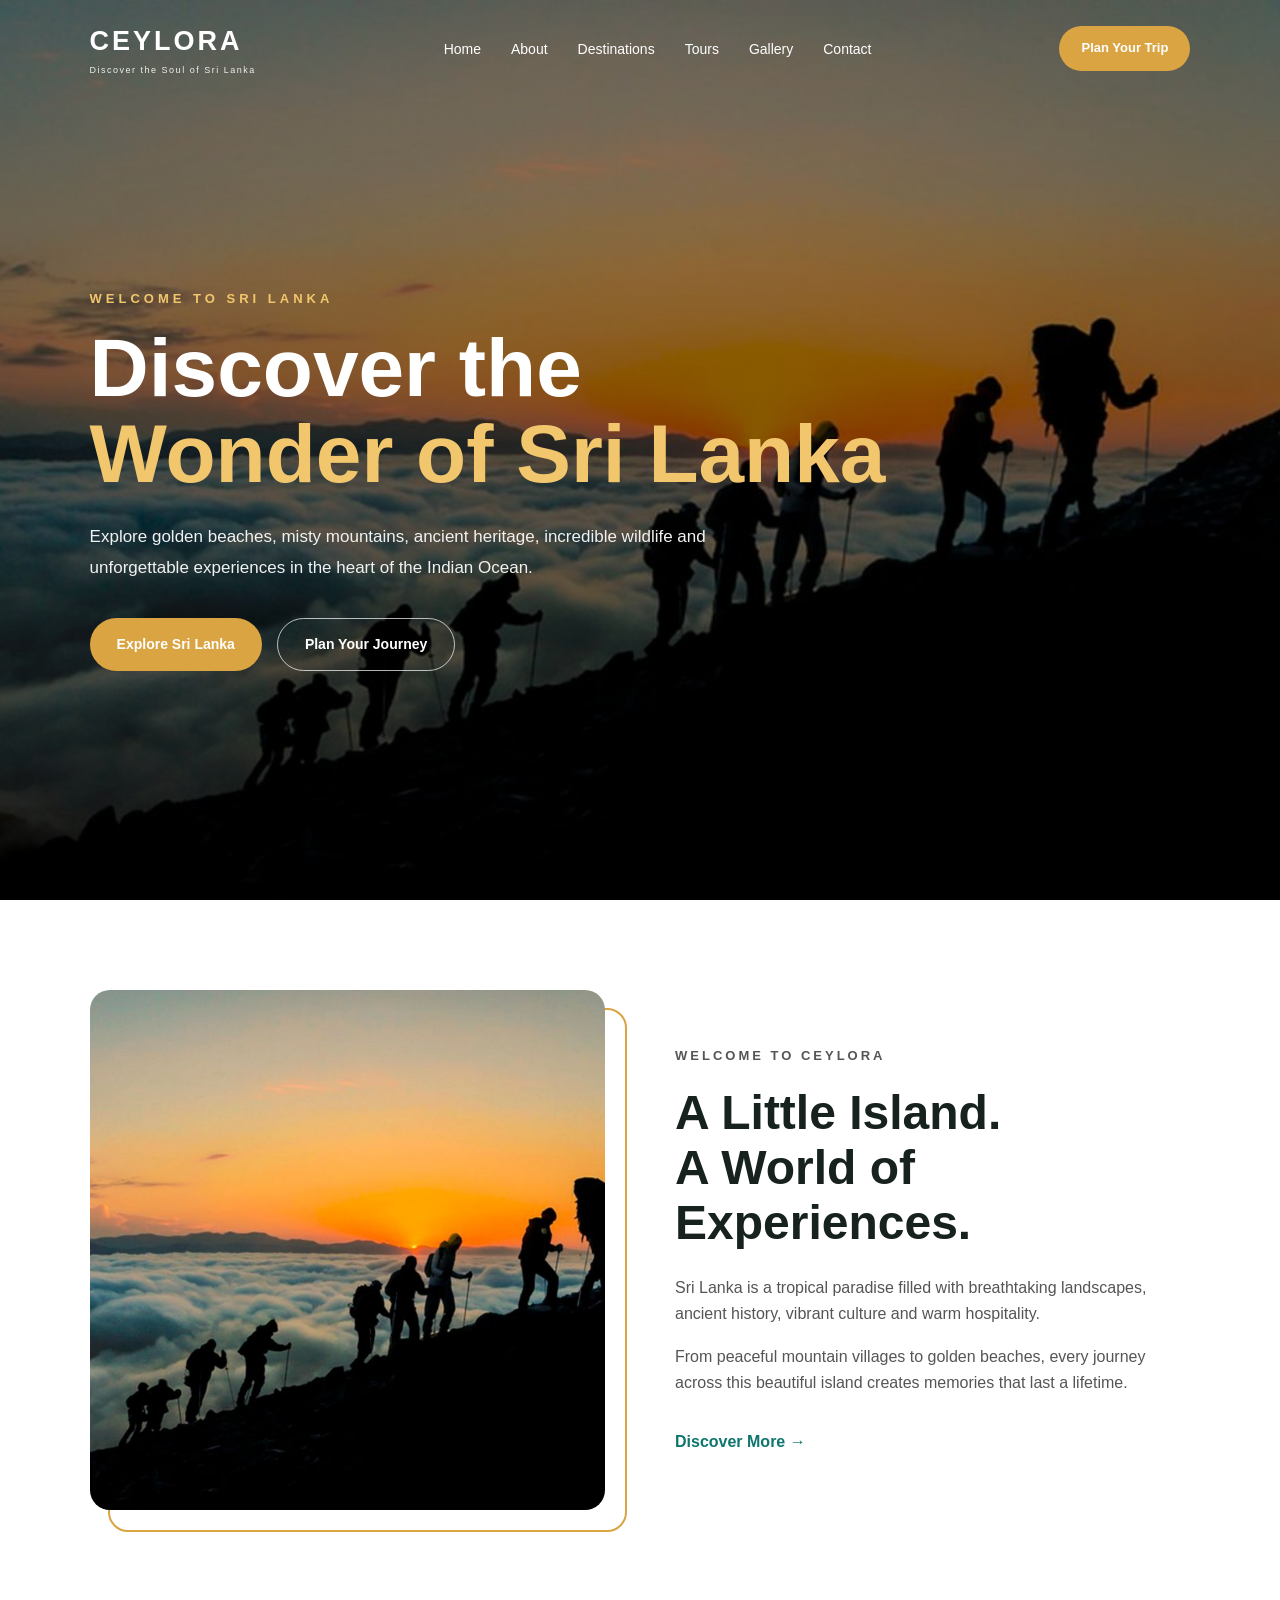
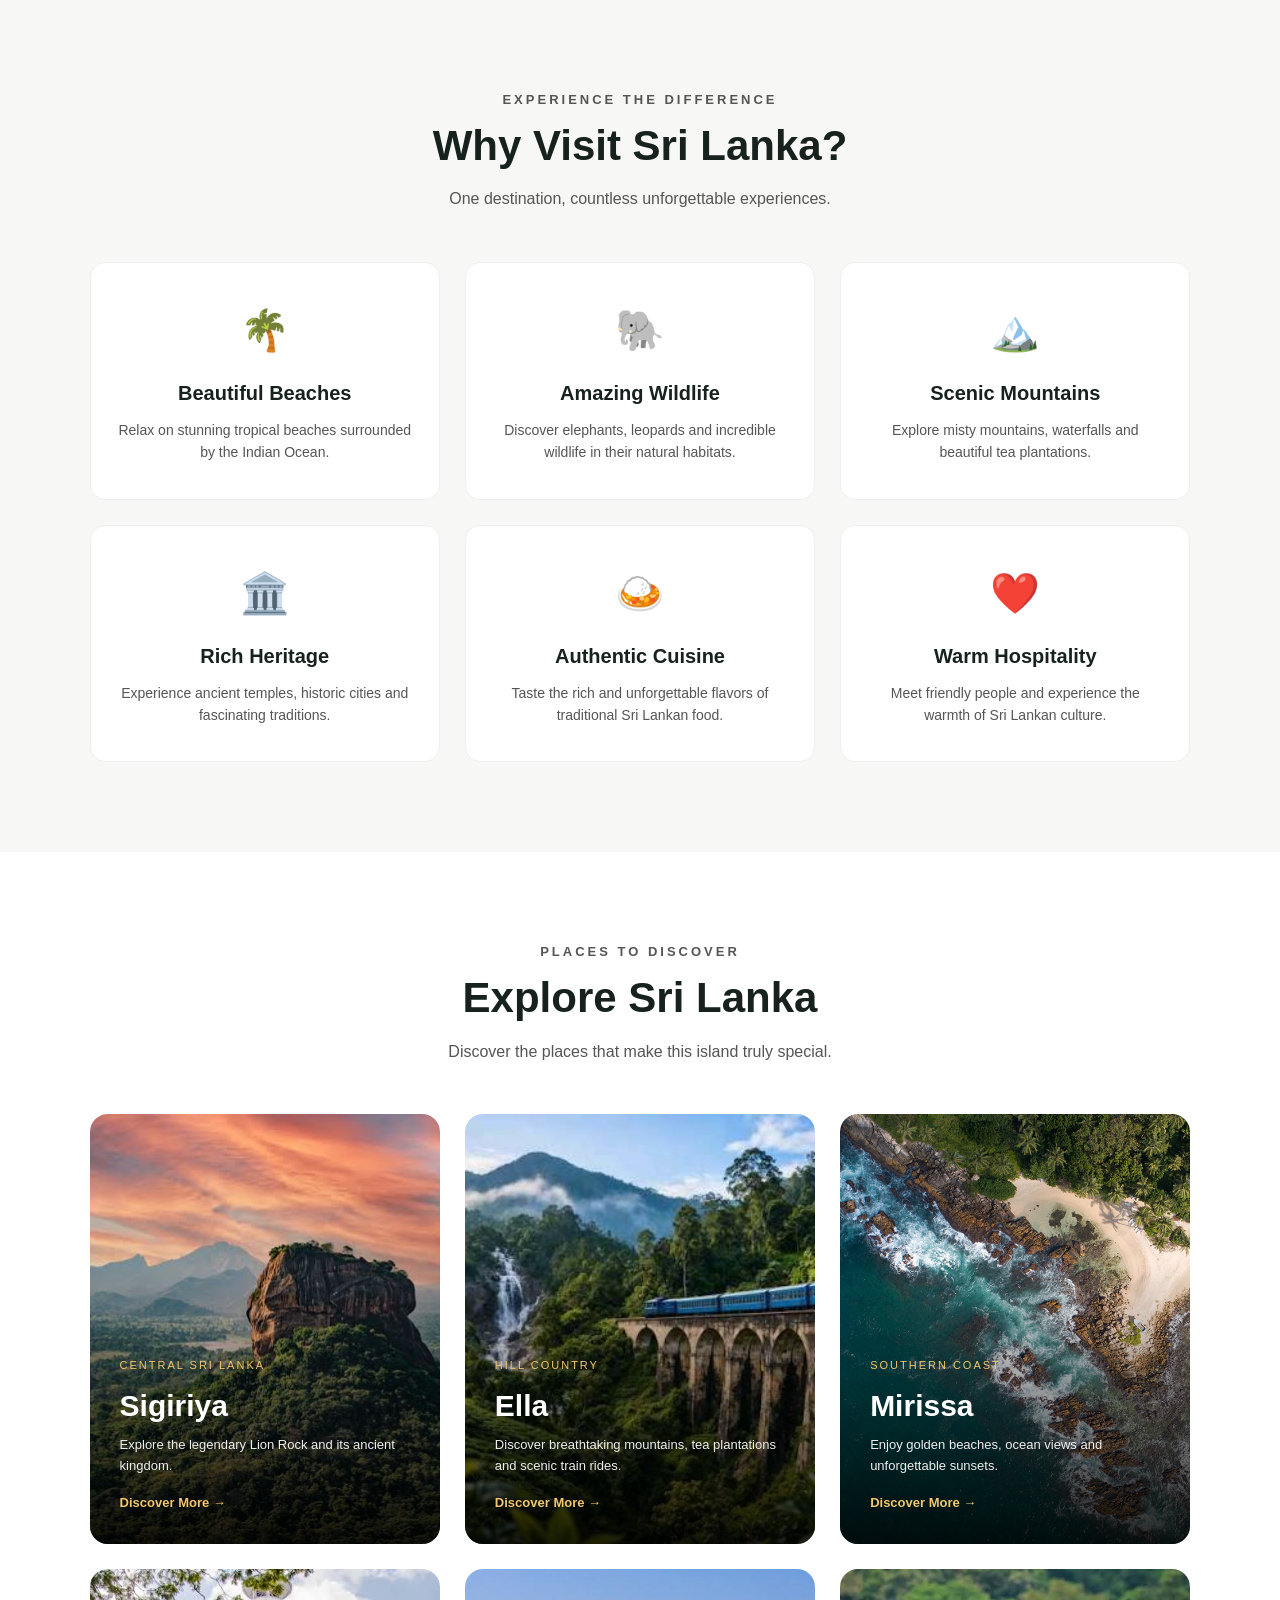
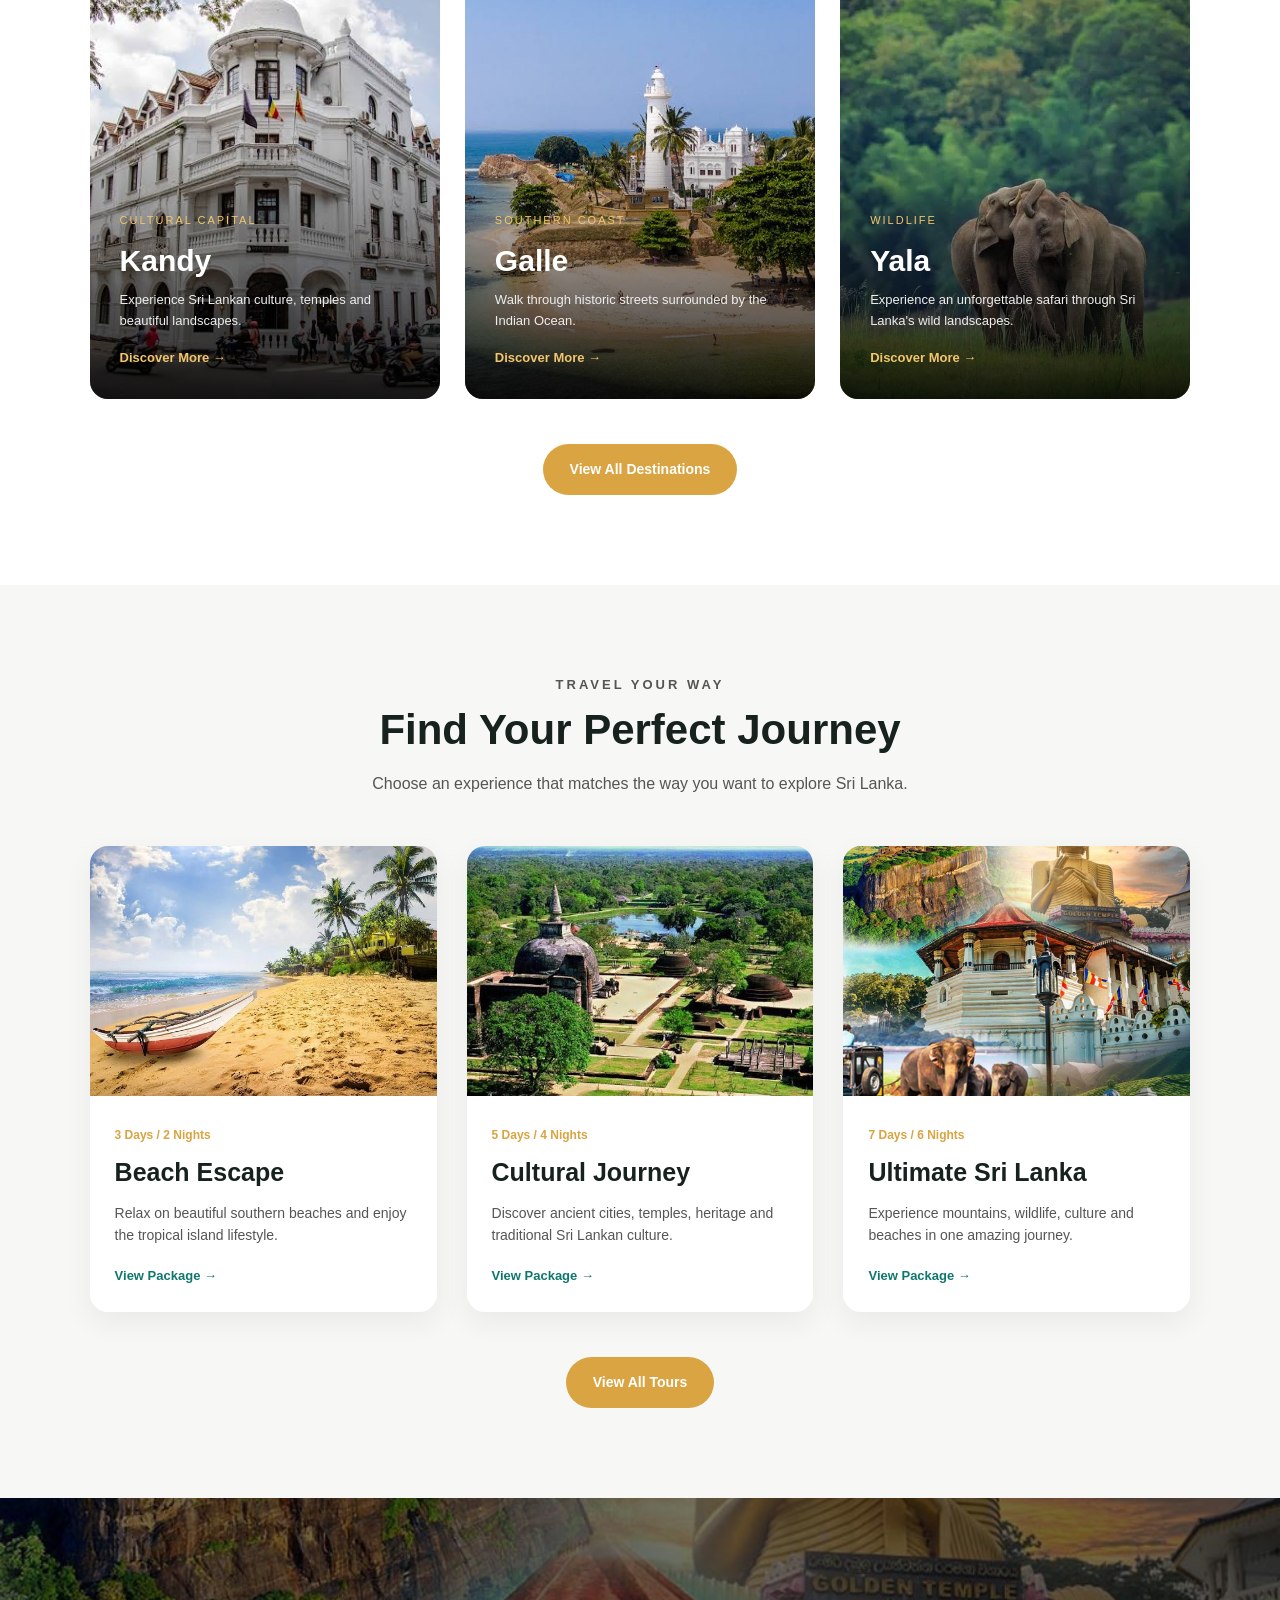
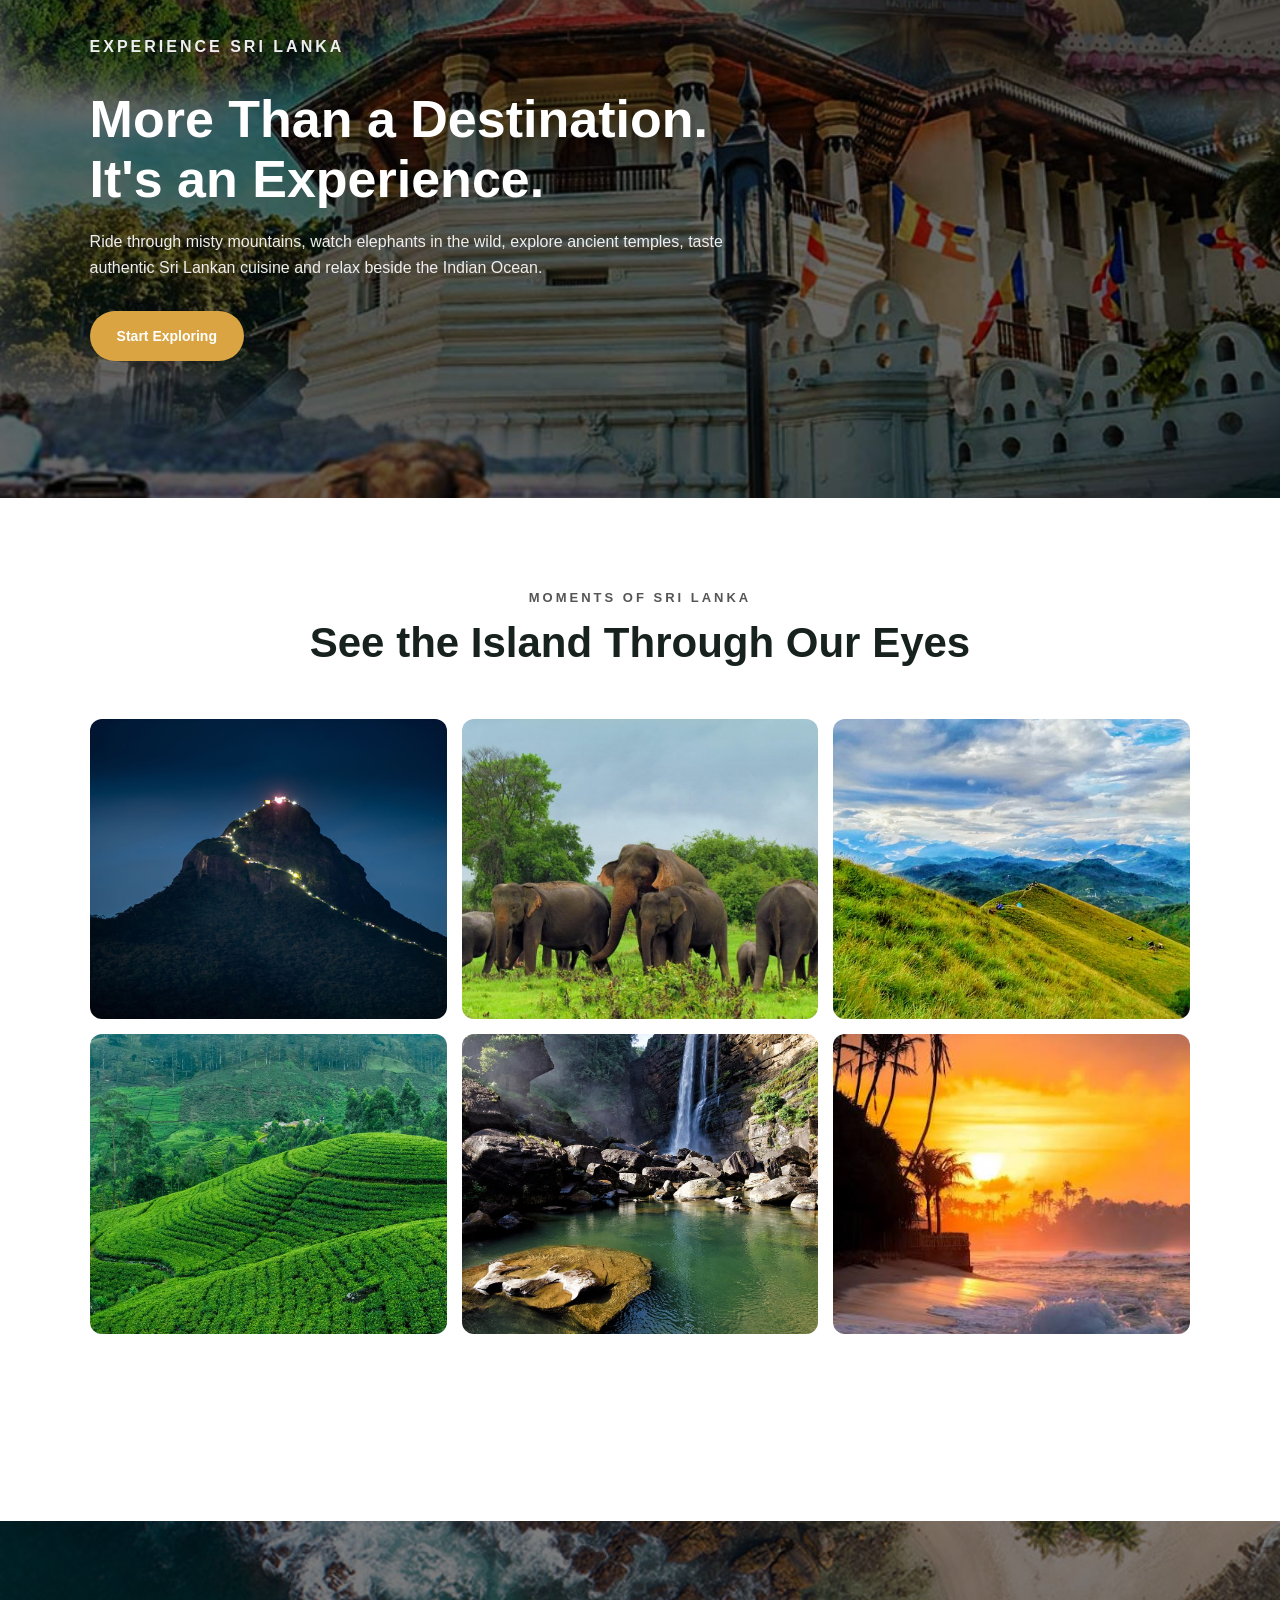
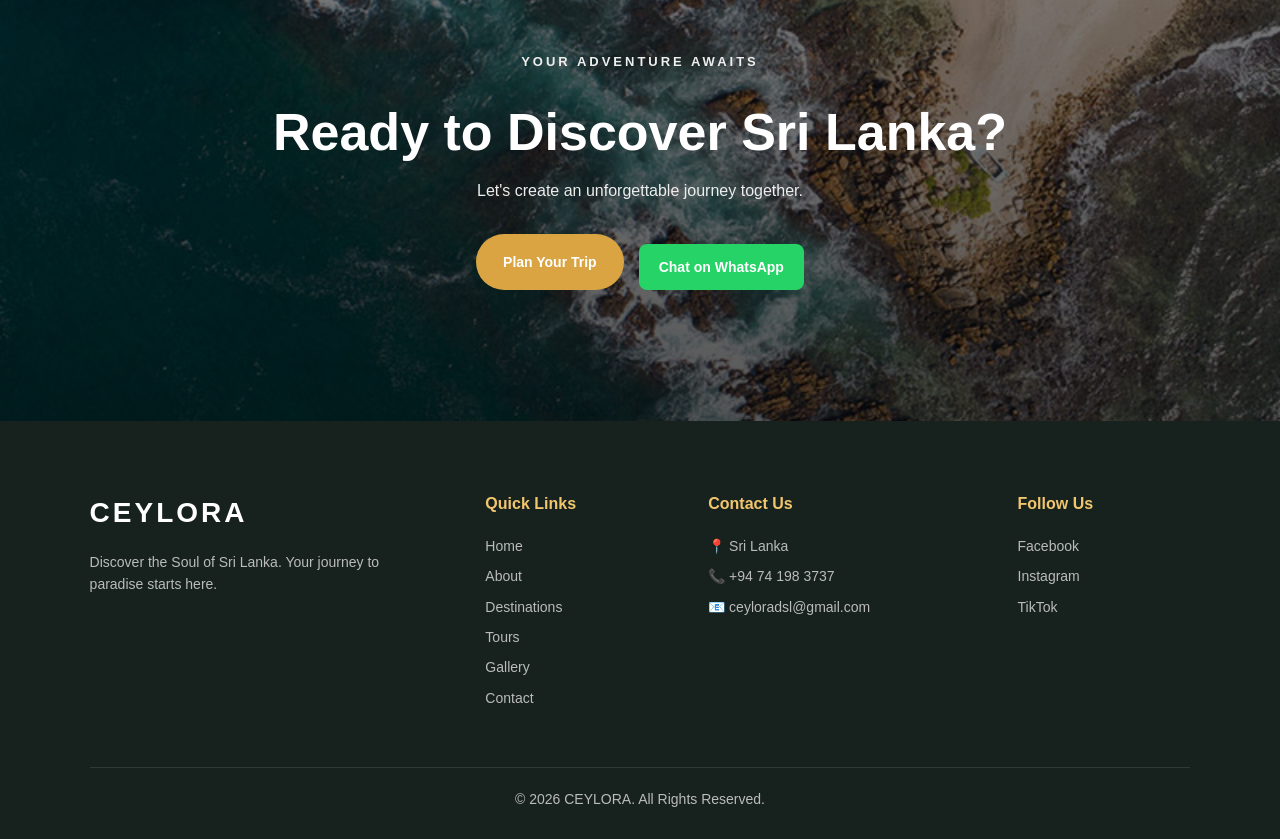
<file: index.html>
<!DOCTYPE html>
<html lang="en">

<head>
    <meta charset="UTF-8">
    <meta name="viewport" content="width=device-width, initial-scale=1.0">

    <title>CEYLORA | Discover the Soul of Sri Lanka</title>

    <meta name="description"
        content="Discover Sri Lanka with Ceylora. Explore beautiful destinations, wildlife, beaches, culture and unforgettable travel experiences.">

    <link rel="stylesheet" href="style.css">
</head>

<body>

    <!-- =========================
         NAVIGATION
    ========================== -->

    <header class="header">

        <nav class="navbar">

            <a href="index.html" class="logo">
                <span>CEYLORA</span>
                <small>Discover the Soul of Sri Lanka</small>
            </a>

            <ul class="nav-links">
                <li><a href="#home">Home</a></li>
                <li><a href="#about">About</a></li>
                <li><a href="#destinations">Destinations</a></li>
                <li><a href="#tours">Tours</a></li>
                <li><a href="#gallery">Gallery</a></li>
                <li><a href="#contact">Contact</a></li>
            </ul>

            <a href="#contact" class="nav-button">
                Plan Your Trip
            </a>

        </nav>

    </header>


    <!-- =========================
         HERO SECTION
    ========================== -->

    <section id="home" class="hero">

        <div class="hero-content">

            <p class="hero-small-title">
                WELCOME TO SRI LANKA
            </p>

            <h1>
                Discover the<br>
                <span>Wonder of Sri Lanka</span>
            </h1>

            <p class="hero-description">
                Explore golden beaches, misty mountains, ancient
                heritage, incredible wildlife and unforgettable
                experiences in the heart of the Indian Ocean.
            </p>

            <div class="hero-buttons">

                <a href="#destinations" class="btn primary-btn">
                    Explore Sri Lanka
                </a>

                <a href="#tours" class="btn secondary-btn">
                    Plan Your Journey
                </a>

            </div>

        </div>

    </section>


    <!-- =========================
         WELCOME SECTION
    ========================== -->

    <section id="about" class="welcome">

        <div class="welcome-image">

            <img src="images/sri-lanka-landscape.jpg"
                alt="Beautiful Sri Lankan landscape">

        </div>

        <div class="welcome-content">

            <p class="section-subtitle">
                WELCOME TO CEYLORA
            </p>

            <h2>
                A Little Island.<br>
                A World of Experiences.
            </h2>

            <p>
                Sri Lanka is a tropical paradise filled with
                breathtaking landscapes, ancient history,
                vibrant culture and warm hospitality.
            </p>

            <p>
                From peaceful mountain villages to golden beaches,
                every journey across this beautiful island creates
                memories that last a lifetime.
            </p>

            <a href="about.html" class="text-button">
                Discover More →
            </a>

        </div>

    </section>


    <!-- =========================
         WHY SRI LANKA
    ========================== -->

    <section class="why-sri-lanka">

        <div class="section-heading">

            <p class="section-subtitle">
                EXPERIENCE THE DIFFERENCE
            </p>

            <h2>
                Why Visit Sri Lanka?
            </h2>

            <p>
                One destination, countless unforgettable experiences.
            </p>

        </div>


        <div class="feature-container">

            <div class="feature-card">

                <div class="feature-icon">🌴</div>

                <h3>Beautiful Beaches</h3>

                <p>
                    Relax on stunning tropical beaches
                    surrounded by the Indian Ocean.
                </p>

            </div>


            <div class="feature-card">

                <div class="feature-icon">🐘</div>

                <h3>Amazing Wildlife</h3>

                <p>
                    Discover elephants, leopards and
                    incredible wildlife in their natural habitats.
                </p>

            </div>


            <div class="feature-card">

                <div class="feature-icon">🏔️</div>

                <h3>Scenic Mountains</h3>

                <p>
                    Explore misty mountains, waterfalls
                    and beautiful tea plantations.
                </p>

            </div>


            <div class="feature-card">

                <div class="feature-icon">🏛️</div>

                <h3>Rich Heritage</h3>

                <p>
                    Experience ancient temples, historic
                    cities and fascinating traditions.
                </p>

            </div>


            <div class="feature-card">

                <div class="feature-icon">🍛</div>

                <h3>Authentic Cuisine</h3>

                <p>
                    Taste the rich and unforgettable
                    flavors of traditional Sri Lankan food.
                </p>

            </div>


            <div class="feature-card">

                <div class="feature-icon">❤️</div>

                <h3>Warm Hospitality</h3>

                <p>
                    Meet friendly people and experience
                    the warmth of Sri Lankan culture.
                </p>

            </div>

        </div>

    </section>


    <!-- =========================
         DESTINATIONS
    ========================== -->

    <section id="destinations" class="destinations">

        <div class="section-heading">

            <p class="section-subtitle">
                PLACES TO DISCOVER
            </p>

            <h2>
                Explore Sri Lanka
            </h2>

            <p>
                Discover the places that make this island truly special.
            </p>

        </div>


        <div class="destination-grid">


            <!-- Sigiriya -->

            <div class="destination-card">

                <img src="images/sigiriya.jpg"
                    alt="Sigiriya Rock Fortress">

                <div class="destination-content">

                    <span>Central Sri Lanka</span>

                    <h3>Sigiriya</h3>

                    <p>
                        Explore the legendary Lion Rock
                        and its ancient kingdom.
                    </p>

                    <a href="destinations.html">
                        Discover More →
                    </a>

                </div>

            </div>


            <!-- Ella -->

            <div class="destination-card">

                <img src="images/ella.jpg"
                    alt="Ella Sri Lanka">

                <div class="destination-content">

                    <span>Hill Country</span>

                    <h3>Ella</h3>

                    <p>
                        Discover breathtaking mountains,
                        tea plantations and scenic train rides.
                    </p>

                    <a href="destinations.html">
                        Discover More →
                    </a>

                </div>

            </div>


            <!-- Mirissa -->

            <div class="destination-card">

                <img src="images/mirissa.jpg"
                    alt="Mirissa Beach">

                <div class="destination-content">

                    <span>Southern Coast</span>

                    <h3>Mirissa</h3>

                    <p>
                        Enjoy golden beaches, ocean views
                        and unforgettable sunsets.
                    </p>

                    <a href="destinations.html">
                        Discover More →
                    </a>

                </div>

            </div>


            <!-- Kandy -->

            <div class="destination-card">

                <img src="images/kandy.jpg"
                    alt="Kandy Sri Lanka">

                <div class="destination-content">

                    <span>Cultural Capital</span>

                    <h3>Kandy</h3>

                    <p>
                        Experience Sri Lankan culture,
                        temples and beautiful landscapes.
                    </p>

                    <a href="destinations.html">
                        Discover More →
                    </a>

                </div>

            </div>


            <!-- Galle -->

            <div class="destination-card">

                <img src="images/galle.jpg"
                    alt="Galle Fort">

                <div class="destination-content">

                    <span>Southern Coast</span>

                    <h3>Galle</h3>

                    <p>
                        Walk through historic streets
                        surrounded by the Indian Ocean.
                    </p>

                    <a href="destinations.html">
                        Discover More →
                    </a>

                </div>

            </div>


            <!-- Yala -->

            <div class="destination-card">

                <img src="images/yala.jpg"
                    alt="Yala National Park">

                <div class="destination-content">

                    <span>Wildlife</span>

                    <h3>Yala</h3>

                    <p>
                        Experience an unforgettable safari
                        through Sri Lanka's wild landscapes.
                    </p>

                    <a href="destinations.html">
                        Discover More →
                    </a>

                </div>

            </div>

        </div>


        <div class="center-button">

            <a href="destinations.html" class="btn primary-btn">
                View All Destinations
            </a>

        </div>

    </section>


    <!-- =========================
         TOUR PACKAGES
    ========================== -->

    <section id="tours" class="tours">

        <div class="section-heading">

            <p class="section-subtitle">
                TRAVEL YOUR WAY
            </p>

            <h2>
                Find Your Perfect Journey
            </h2>

            <p>
                Choose an experience that matches the way you want to explore Sri Lanka.
            </p>

        </div>


        <div class="tour-container">


            <div class="tour-card">

                <img src="images/beach-tour.jpg"
                    alt="Sri Lankan beach">

                <div class="tour-content">

                    <span>3 Days / 2 Nights</span>

                    <h3>Beach Escape</h3>

                    <p>
                        Relax on beautiful southern beaches
                        and enjoy the tropical island lifestyle.
                    </p>

                    <a href="../tours/tours.html">
                        View Package →
                    </a>

                </div>

            </div>


            <div class="tour-card">

                <img src="images/cultural-tour.jpg"
                    alt="Sri Lankan cultural experience">

                <div class="tour-content">

                    <span>5 Days / 4 Nights</span>

                    <h3>Cultural Journey</h3>

                    <p>
                        Discover ancient cities, temples,
                        heritage and traditional Sri Lankan culture.
                    </p>

                    <a href="../tours/tours.html">
                        View Package →
                    </a>

                </div>

            </div>


            <div class="tour-card">

                <img src="images/sri-lanka-tour.jpg"
                    alt="Sri Lanka travel experience">

                <div class="tour-content">

                    <span>7 Days / 6 Nights</span>

                    <h3>Ultimate Sri Lanka</h3>

                    <p>
                        Experience mountains, wildlife,
                        culture and beaches in one amazing journey.
                    </p>

                    <a href="../tours/tours.html">
                        View Package →
                    </a>

                </div>

            </div>

        </div>


        <div class="center-button">

            <a href="../tours/tours.html" class="btn primary-btn">
                View All Tours
            </a>

        </div>

    </section>


    <!-- =========================
         EXPERIENCE SECTION
    ========================== -->

    <section class="experience">

        <div class="experience-content">

            <p class="section-subtitle">
                EXPERIENCE SRI LANKA
            </p>

            <h2>
                More Than a Destination.<br>
                It's an Experience.
            </h2>

            <p>
                Ride through misty mountains, watch elephants
                in the wild, explore ancient temples, taste
                authentic Sri Lankan cuisine and relax beside
                the Indian Ocean.
            </p>

            <a href="../contact.html" class="btn primary-btn">
                Start Exploring
            </a>

        </div>

    </section>


    <!-- =========================
         GALLERY
    ========================== -->

    <section id="gallery" class="gallery">

        <div class="section-heading">

            <p class="section-subtitle">
                MOMENTS OF SRI LANKA
            </p>

            <h2>
                See the Island Through Our Eyes
            </h2>

        </div>


        <div class="gallery-grid">

            <img src="images/gallery-1.jpg"
                alt="Sri Lanka beach">

            <img src="images/gallery-2.jpg"
                alt="Sri Lanka elephant">

            <img src="images/gallery-3.jpg"
                alt="Sri Lanka train">

            <img src="images/gallery-4.jpg"
                alt="Sri Lanka tea plantation">

            <img src="images/gallery-5.jpg"
                alt="Sri Lanka waterfall">

            <img src="images/gallery-6.jpg"
                alt="Sri Lanka sunset">

        </div>


         <!-- MORE IMAGES BUTTON -->

        <div class="center-button">

            <a href="https://www.google.com/search?tbm=isch&q=Sri+Lanka+travel+photos"
               target="_blank"
               class="btn secondary-btn">
                More Images →
            </a>

        </div>

       
    </section>


    <!-- =========================
         CALL TO ACTION
    ========================== -->

    <section class="cta">

        <div class="cta-content">

            <p class="section-subtitle">
                YOUR ADVENTURE AWAITS
            </p>

            <h2>
                Ready to Discover Sri Lanka?
            </h2>

            <p>
                Let's create an unforgettable journey together.
            </p>

            <div class="cta-buttons">

                <a href="../contact.html" class="btn primary-btn">
                    Plan Your Trip
                </a>

                <!-- Replace number with client's WhatsApp number -->

                <a href="https://wa.me/94771234567"
                    target="_blank"
                    class="btn whatsapp-btn">

                    Chat on WhatsApp

                </a>

            </div>

        </div>

    </section>


    <!-- =========================
         FOOTER
    ========================== -->

    <footer id="contact" class="footer">

        <div class="footer-container">


            <div class="footer-about">

                <h2>CEYLORA</h2>

                <p>
                    Discover the Soul of Sri Lanka.
                    Your journey to paradise starts here.
                </p>

            </div>


            <div class="footer-links">

                <h3>Quick Links</h3>

                <a href="#home">Home</a>
                <a href="#about">About</a>
                <a href="#destinations">Destinations</a>
                <a href="#tours">Tours</a>
                <a href="#gallery">Gallery</a>
                <a href="#contact">Contact</a>

            </div>


            <div class="footer-contact">

                <h3>Contact Us</h3>

                <p>📍 Sri Lanka</p>

                <p>📞 +94 74 198 3737</p>

                <p>📧 ceyloradsl@gmail.com</p>

            </div>


            <div class="footer-social">

                <h3>Follow Us</h3>

                <a href="#">Facebook</a>
                <a href="#">Instagram</a>
                <a href="#">TikTok</a>

            </div>

        </div>


        <div class="footer-bottom">

            <p>
                © 2026 CEYLORA. All Rights Reserved.
            </p>

        </div>

    </footer>


    <!-- JavaScript -->

    <script src="script.js"></script>

</body>

</html>
</file>
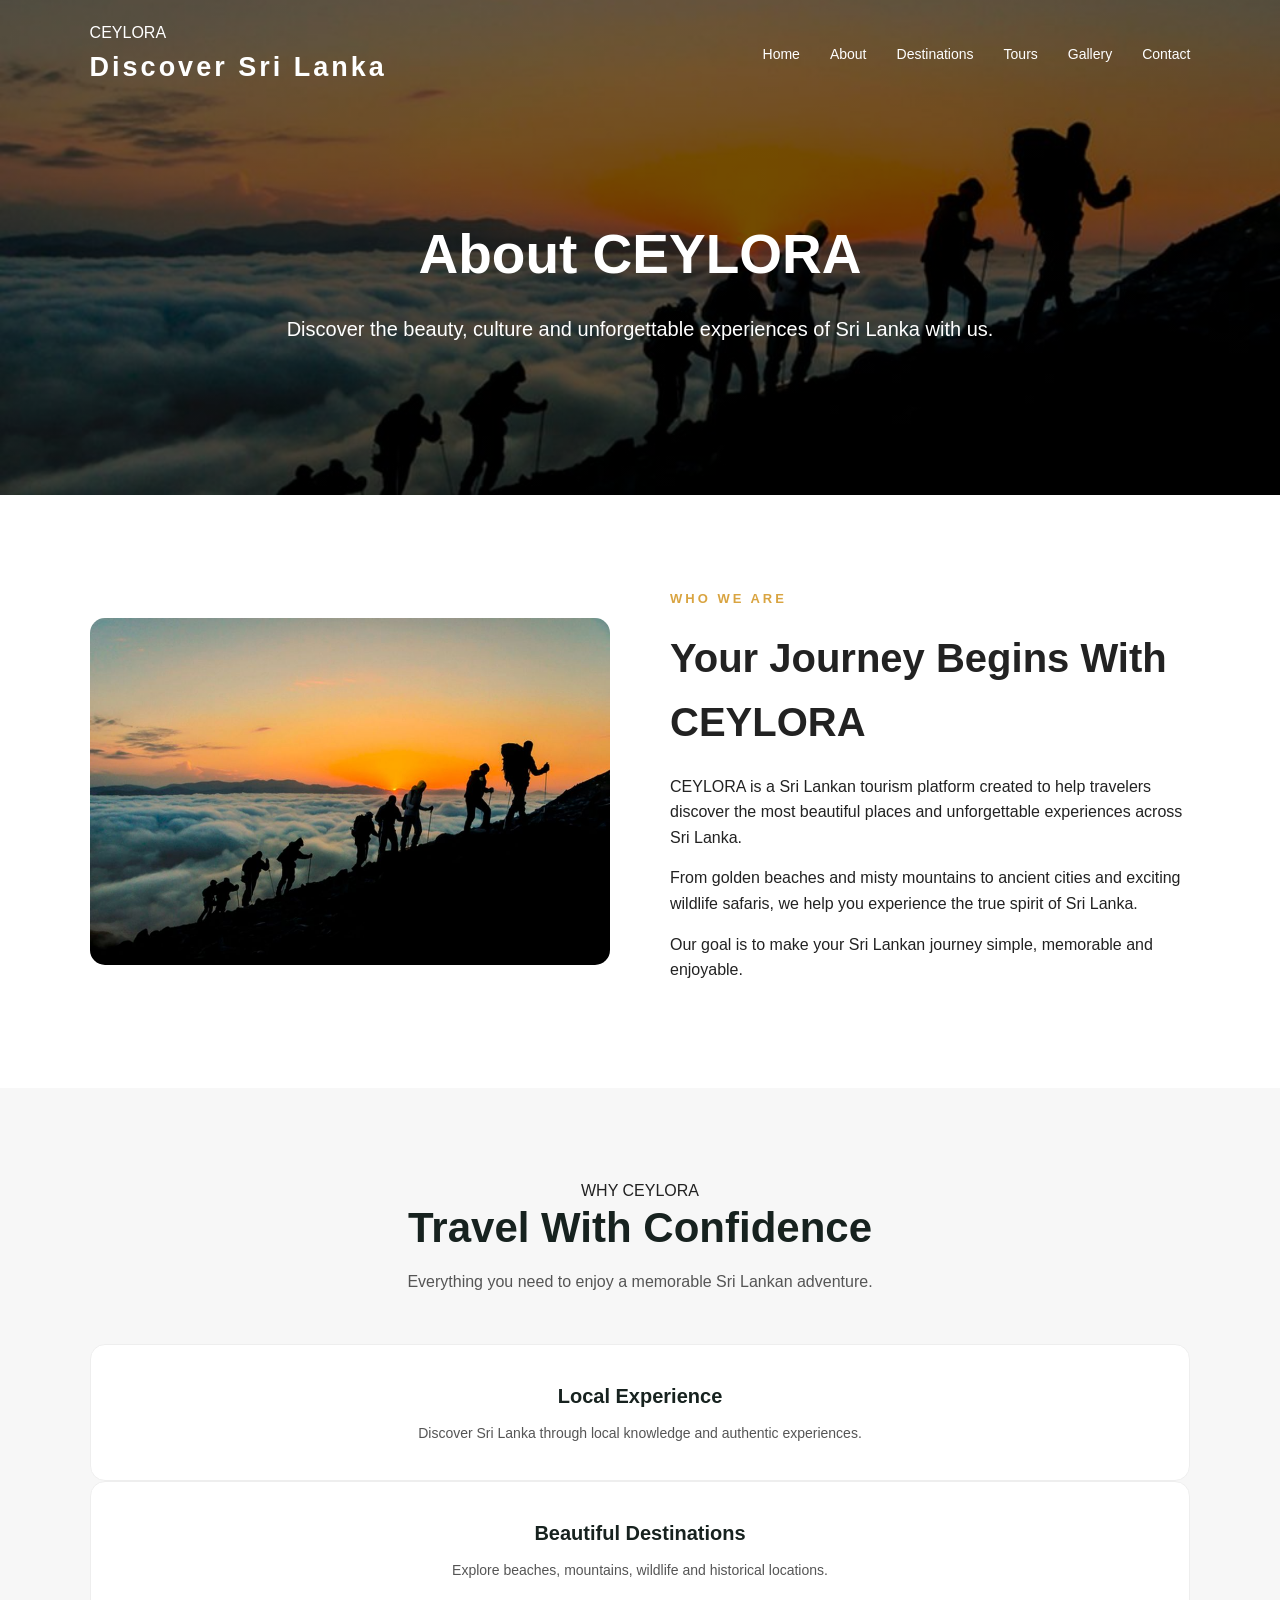
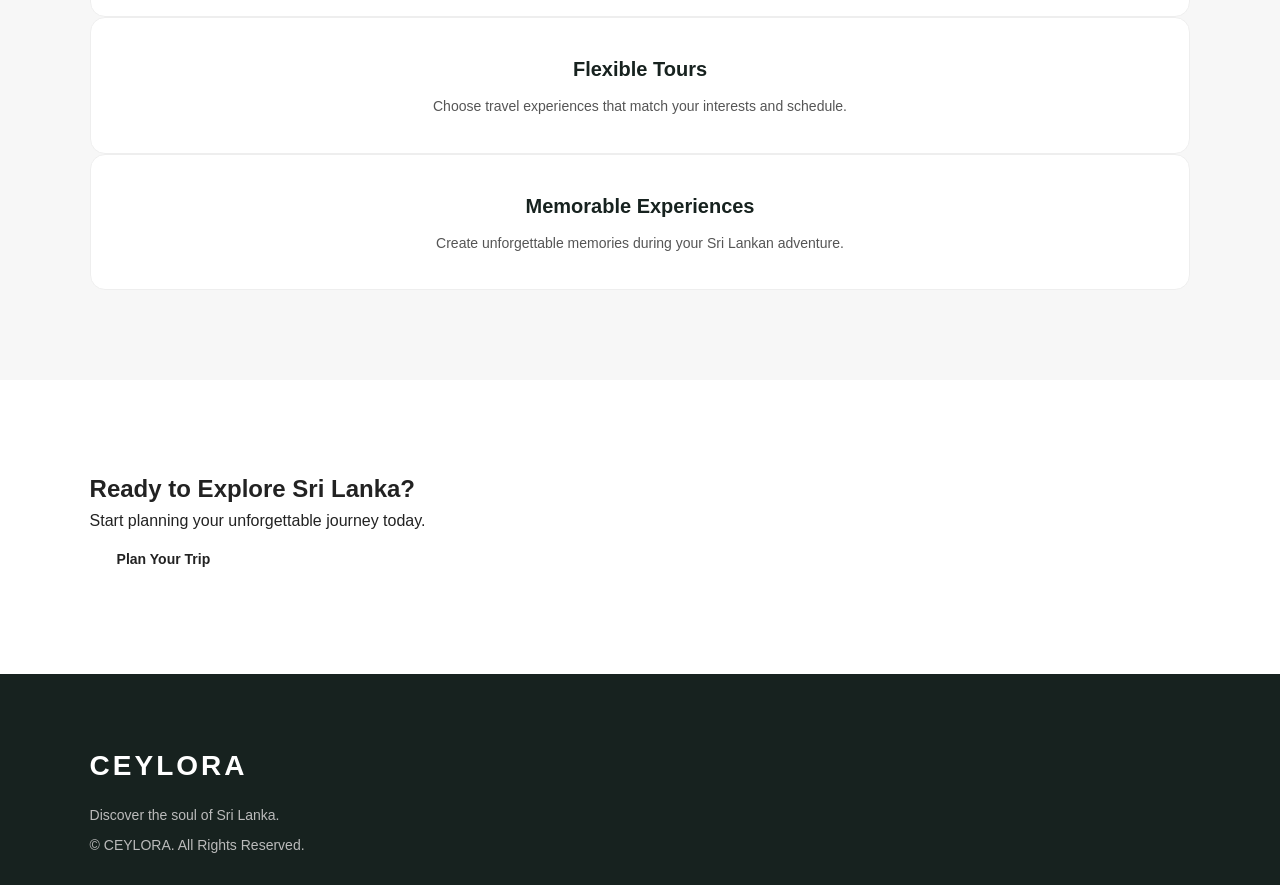
<file: about.html>
<!DOCTYPE html>
<html lang="en">

<head>
    <meta charset="UTF-8">
    <meta name="viewport" content="width=device-width, initial-scale=1.0">

    <title>About Us | CEYLORA</title>

    <link rel="stylesheet" href="style.css">

</head>

<body>

<header class="header">

    <nav class="navbar">

        <a href="index.html" class="logo">
            CEYLORA
            <span>Discover Sri Lanka</span>
        </a>

        <div class="nav-links">
            <a href="index.html">Home</a>
            <a href="about.html">About</a>
            <a href="destinations.html">Destinations</a>
            <a href="tours.html">Tours</a>
            <a href="gallery.html">Gallery</a>
            <a href="contact.html">Contact</a>
        </div>

        

    </nav>

</header>


<!-- Page Hero -->

<section class="page-hero">

    <div class="page-hero-content">

        <h1>About CEYLORA</h1>

        <p>
            Discover the beauty, culture and unforgettable experiences
            of Sri Lanka with us.
        </p>

    </div>

</section>


<!-- About -->

<section class="section">

    <div class="container">

        <div class="two-column">

            <div class="content-image">

                <img src="images/sri-lanka-landscape.jpg"
                     alt="Sri Lanka Landscape">

            </div>

            <div class="content-text">

                <span class="section-subtitle">WHO WE ARE</span>

                <h2>Your Journey Begins With CEYLORA</h2>

                <p>
                    CEYLORA is a Sri Lankan tourism platform created to
                    help travelers discover the most beautiful places
                    and unforgettable experiences across Sri Lanka.
                </p>

                <p>
                    From golden beaches and misty mountains to ancient
                    cities and exciting wildlife safaris, we help you
                    experience the true spirit of Sri Lanka.
                </p>

                <p>
                    Our goal is to make your Sri Lankan journey simple,
                    memorable and enjoyable.
                </p>

            </div>

        </div>

    </div>

</section>


<!-- Why Choose Us -->

<section class="section light-bg">

    <div class="container">

        <div class="section-heading">

            <span>WHY CEYLORA</span>

            <h2>Travel With Confidence</h2>

            <p>
                Everything you need to enjoy a memorable Sri Lankan
                adventure.
            </p>

        </div>


        <div class="features-grid">

            <div class="feature-card">

                <h3>Local Experience</h3>

                <p>
                    Discover Sri Lanka through local knowledge and
                    authentic experiences.
                </p>

            </div>


            <div class="feature-card">

                <h3>Beautiful Destinations</h3>

                <p>
                    Explore beaches, mountains, wildlife and historical
                    locations.
                </p>

            </div>


            <div class="feature-card">

                <h3>Flexible Tours</h3>

                <p>
                    Choose travel experiences that match your interests
                    and schedule.
                </p>

            </div>


            <div class="feature-card">

                <h3>Memorable Experiences</h3>

                <p>
                    Create unforgettable memories during your Sri Lankan
                    adventure.
                </p>

            </div>

        </div>

    </div>

</section>


<!-- CTA -->

<section class="cta-section">

    <div class="container">

        <h2>Ready to Explore Sri Lanka?</h2>

        <p>
            Start planning your unforgettable journey today.
        </p>

        <a href="../contact.html" class="btn">
            Plan Your Trip
        </a>

    </div>

</section>


<footer class="footer">

    <div class="container">

        <h2>CEYLORA</h2>

        <p>
            Discover the soul of Sri Lanka.
        </p>

        <p class="copyright">
            © <span id="year"></span> CEYLORA. All Rights Reserved.
        </p>

    </div>

</footer>

<script src="script.js"></script>

</body>
</html>
</file>
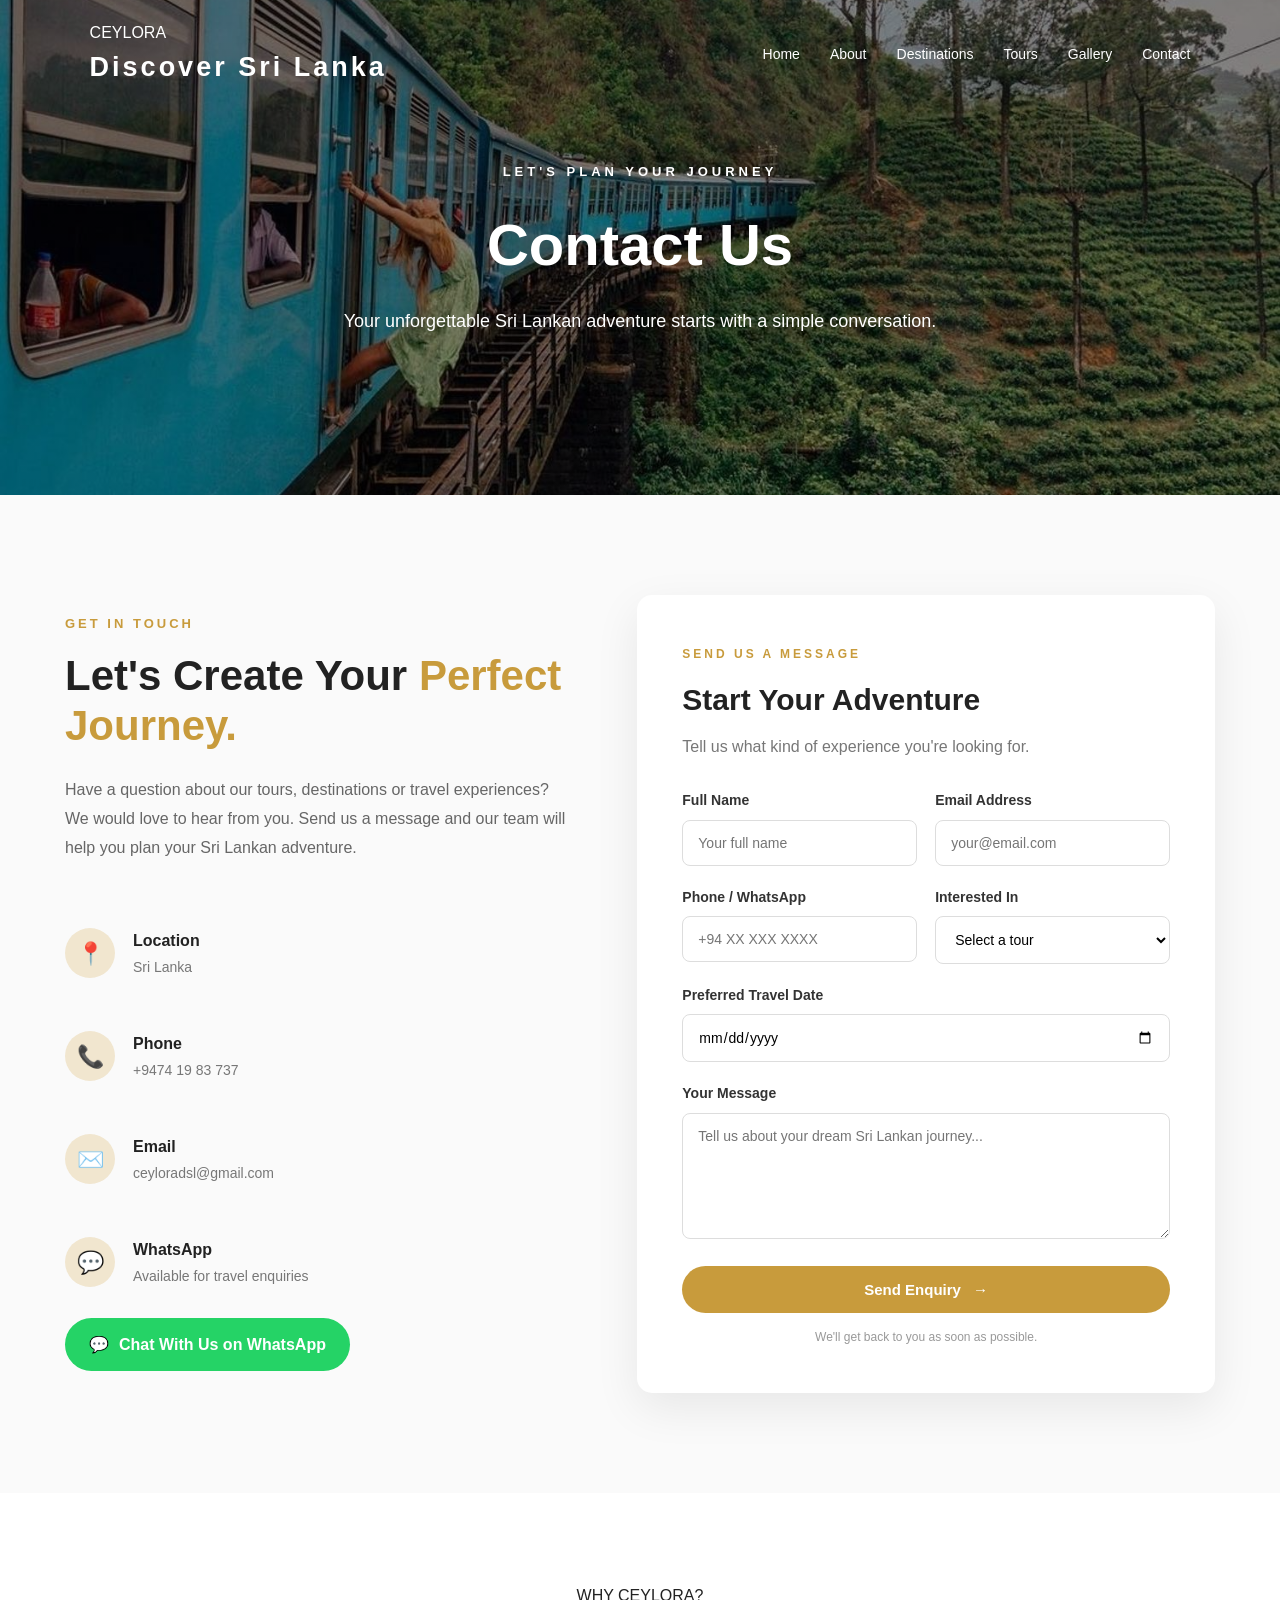
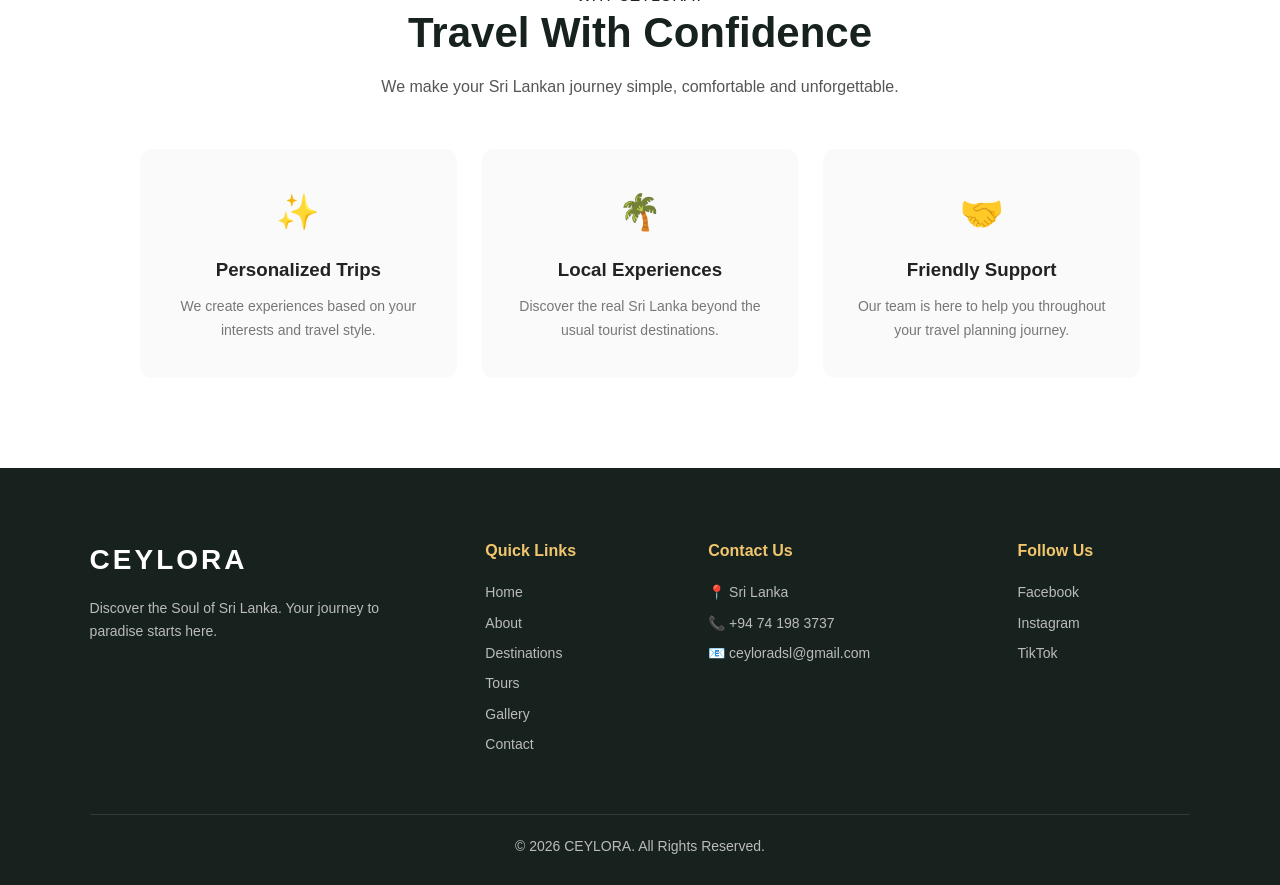
<file: contact.html>
<!DOCTYPE html>
<html lang="en">

<head>

    <meta charset="UTF-8">
    <meta name="viewport" content="width=device-width, initial-scale=1.0">

    <title>Contact Us | CEYLORA</title>

    <meta name="description"
        content="Contact CEYLORA and start planning your unforgettable Sri Lankan journey.">

    <link rel="stylesheet" href="style.css">

</head>

<body>


<!-- =========================
     NAVIGATION
========================= -->

<header class="header">

    <nav class="navbar">

        <a href="index.html" class="logo">
            CEYLORA
            <span>Discover Sri Lanka</span>
        </a>

        <div class="nav-links">
            <a href="index.html">Home</a>
            <a href="about.html">About</a>
            <a href="destinations.html">Destinations</a>
            <a href="tours/tours.html">Tours</a>
            <a href="gallery.html">Gallery</a>
            <a href="contact.html">Contact</a>
        </div>

       

    </nav>

</header>



<!-- =========================
     CONTACT HERO
========================= -->

<section class="contact-hero">

    <div class="contact-hero-content">

        <span>LET'S PLAN YOUR JOURNEY</span>

        <h1>Contact Us</h1>

        <p>
            Your unforgettable Sri Lankan adventure starts with
            a simple conversation.
        </p>

    </div>

</section>



<!-- =========================
     CONTACT SECTION
========================= -->

<section class="contact-section">

    <div class="contact-container">


        <!-- LEFT SIDE -->

        <div class="contact-info">

            <span class="contact-label">
                GET IN TOUCH
            </span>

            <h2>
                Let's Create Your
                <span>Perfect Journey.</span>
            </h2>

            <p>
                Have a question about our tours, destinations or
                travel experiences? We would love to hear from you.
                Send us a message and our team will help you plan
                your Sri Lankan adventure.
            </p>


            <!-- CONTACT ITEMS -->

            <div class="contact-details">


                <div class="contact-item">

                    <div class="contact-icon">
                        📍
                    </div>

                    <div>
                        <h3>Location</h3>
                        <p>Sri Lanka</p>
                    </div>

                </div>


                <div class="contact-item">

                    <div class="contact-icon">
                        📞
                    </div>

                    <div>
                        <h3>Phone</h3>
                        <p>+9474 19 83 737</p>
                    </div>

                </div>


                <div class="contact-item">

                    <div class="contact-icon">
                        ✉️
                    </div>

                    <div>
                        <h3>Email</h3>
                        <p>ceyloradsl@gmail.com</p>
                    </div>

                </div>


                <div class="contact-item">

                    <div class="contact-icon">
                        💬
                    </div>

                    <div>
                        <h3>WhatsApp</h3>
                        <p>Available for travel enquiries</p>
                    </div>

                </div>

            </div>


            <!-- WHATSAPP -->

            <a
                href="https://wa.me/94741983737"
                target="_blank"
                class="contact-whatsapp"
            >

                <span>💬</span>

                Chat With Us on WhatsApp

            </a>

        </div>



        <!-- RIGHT SIDE FORM -->

        <div class="contact-form-box">

            <div class="form-header">

                <span>SEND US A MESSAGE</span>

                <h2>Start Your Adventure</h2>

                <p>
                    Tell us what kind of experience you're looking for.
                </p>

            </div>


            <form id="contactForm">

                <div class="form-row">

                    <div class="form-group">

                        <label for="name">
                            Full Name
                        </label>

                        <input
                            type="text"
                            id="name"
                            placeholder="Your full name"
                            required
                        >

                    </div>


                    <div class="form-group">

                        <label for="email">
                            Email Address
                        </label>

                        <input
                            type="email"
                            id="email"
                            placeholder="your@email.com"
                            required
                        >

                    </div>

                </div>



                <div class="form-row">

                    <div class="form-group">

                        <label for="phone">
                            Phone / WhatsApp
                        </label>

                        <input
                            type="tel"
                            id="phone"
                            placeholder="+94 XX XXX XXXX"
                        >

                    </div>


                    <div class="form-group">

                        <label for="tour">
                            Interested In
                        </label>

                        <select id="tour">

                            <option value="">
                                Select a tour
                            </option>

                            <option>
                                Beach Escape
                            </option>

                            <option>
                                Cultural Journey
                            </option>

                            <option>
                                Ultimate Sri Lanka
                            </option>

                            <option>
                                Custom Tour
                            </option>

                        </select>

                    </div>

                </div>



                <div class="form-group">

                    <label for="date">
                        Preferred Travel Date
                    </label>

                    <input
                        type="date"
                        id="date"
                    >

                </div>



                <div class="form-group">

                    <label for="message">
                        Your Message
                    </label>

                    <textarea
                        id="message"
                        rows="6"
                        placeholder="Tell us about your dream Sri Lankan journey..."
                    ></textarea>

                </div>



                <button
                    type="submit"
                    class="contact-submit"
                >

                    Send Enquiry
                    <span>→</span>

                </button>


                <p class="form-note">
                    We'll get back to you as soon as possible.
                </p>

            </form>

        </div>

    </div>

</section>



<!-- =========================
     WHY CONTACT US
========================= -->

<section class="contact-features">

    <div class="section-heading">

        <span>WHY CEYLORA?</span>

        <h2>
            Travel With Confidence
        </h2>

        <p>
            We make your Sri Lankan journey simple,
            comfortable and unforgettable.
        </p>

    </div>


    <div class="contact-feature-grid">


        <div class="contact-feature-card">

            <div class="contact-feature-icon">
                ✨
            </div>

            <h3>Personalized Trips</h3>

            <p>
                We create experiences based on your
                interests and travel style.
            </p>

        </div>


        <div class="contact-feature-card">

            <div class="contact-feature-icon">
                🌴
            </div>

            <h3>Local Experiences</h3>

            <p>
                Discover the real Sri Lanka beyond
                the usual tourist destinations.
            </p>

        </div>


        <div class="contact-feature-card">

            <div class="contact-feature-icon">
                🤝
            </div>

            <h3>Friendly Support</h3>

            <p>
                Our team is here to help you throughout
                your travel planning journey.
            </p>

        </div>


    </div>

</section>



<!-- =========================
     FOOTER
========================= -->

<footer class="footer">

    <div class="footer-container">


        <div class="footer-about">

            <h2>CEYLORA</h2>

            <p>
                Discover the Soul of Sri Lanka.
                Your journey to paradise starts here.
            </p>

        </div>


        <div class="footer-links">

            <h3>Quick Links</h3>

            <a href="index.html">Home</a>

            <a href="about.html">About</a>

            <a href="destinations.html">Destinations</a>

            <a href="tours/tours.html">Tours</a>

            <a href="gallery.html">Gallery</a>

            <a href="contact.html">Contact</a>

        </div>


        <div class="footer-contact">

            <h3>Contact Us</h3>

            <p>📍 Sri Lanka</p>

            <p>📞 +94 74 198 3737</p>

            <p>📧 ceyloradsl@gmail.com</p>

        </div>


        <div class="footer-social">

            <h3>Follow Us</h3>

            <a href="#">Facebook</a>

            <a href="#">Instagram</a>

            <a href="#">TikTok</a>

        </div>

    </div>


    <div class="footer-bottom">

        <p>
            © 2026 CEYLORA. All Rights Reserved.
        </p>

    </div>

</footer>


<script src="script.js"></script>

</body>

</html>
</file>
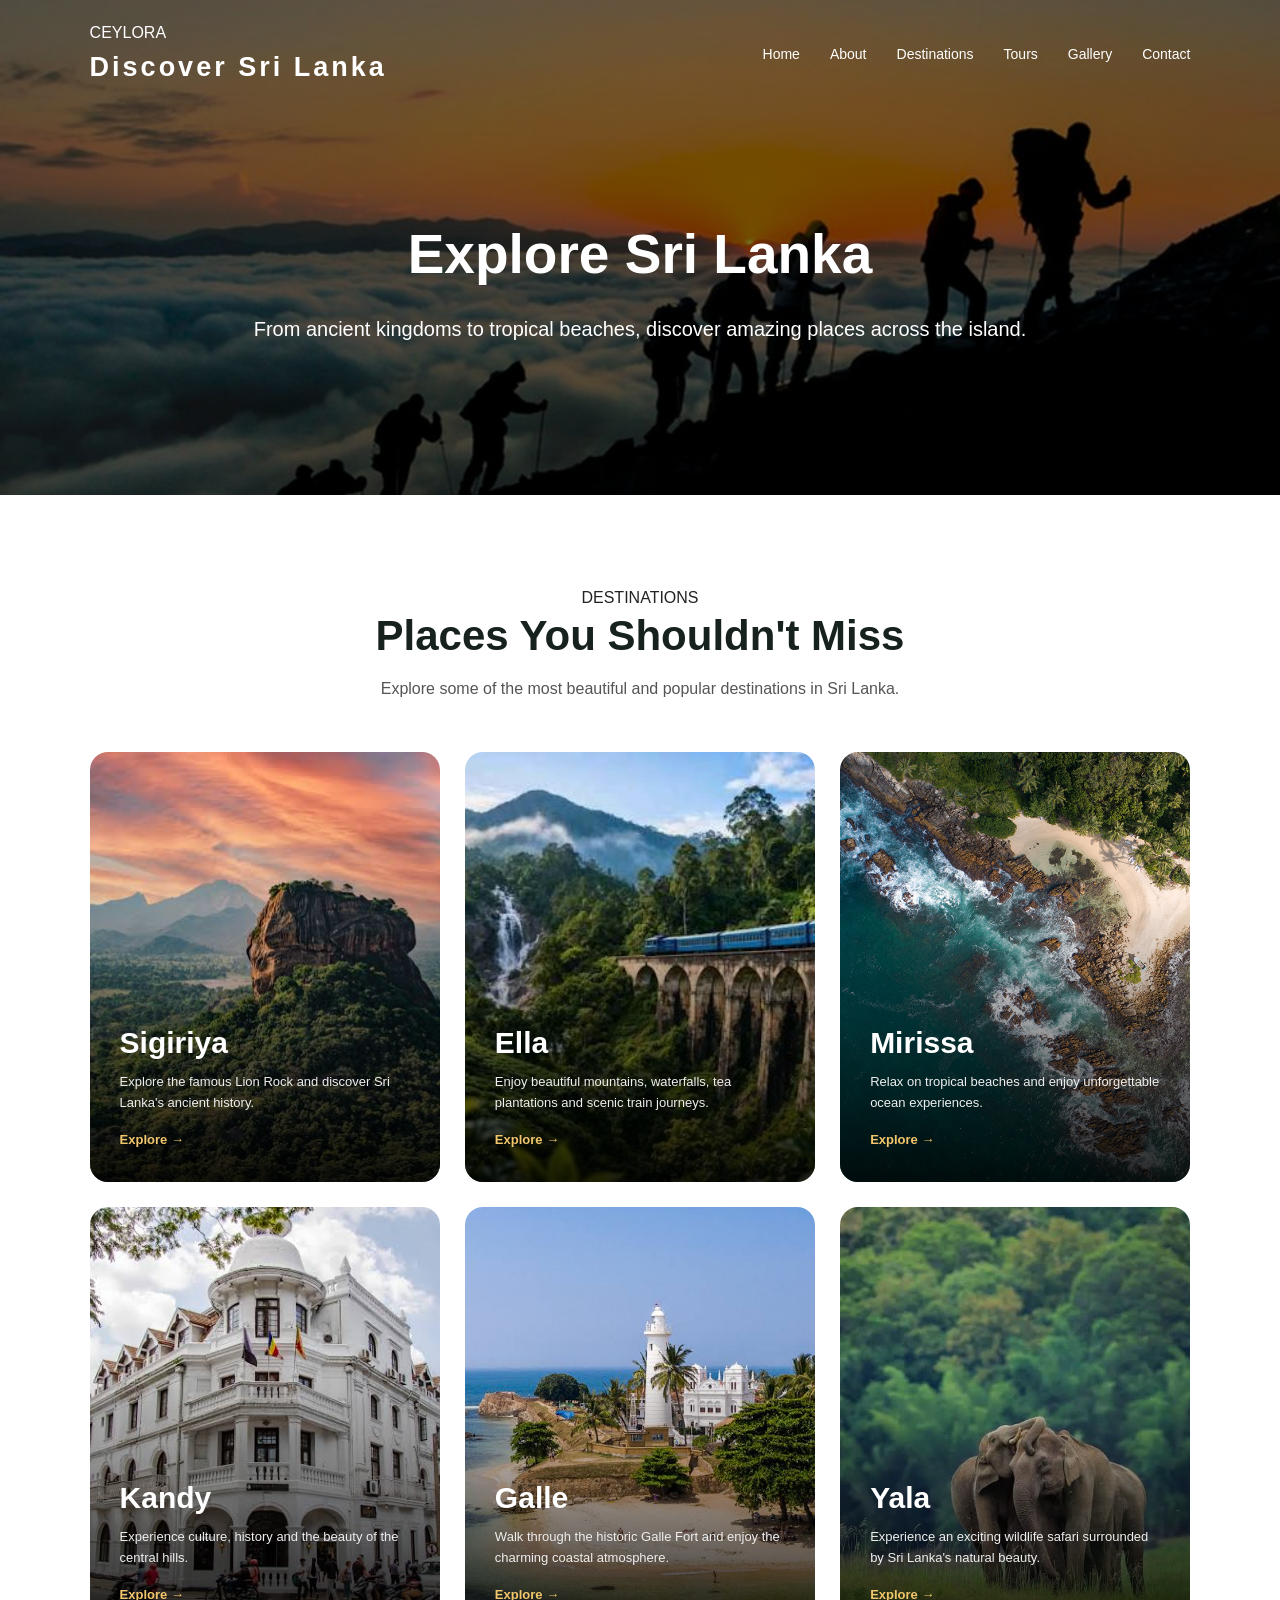
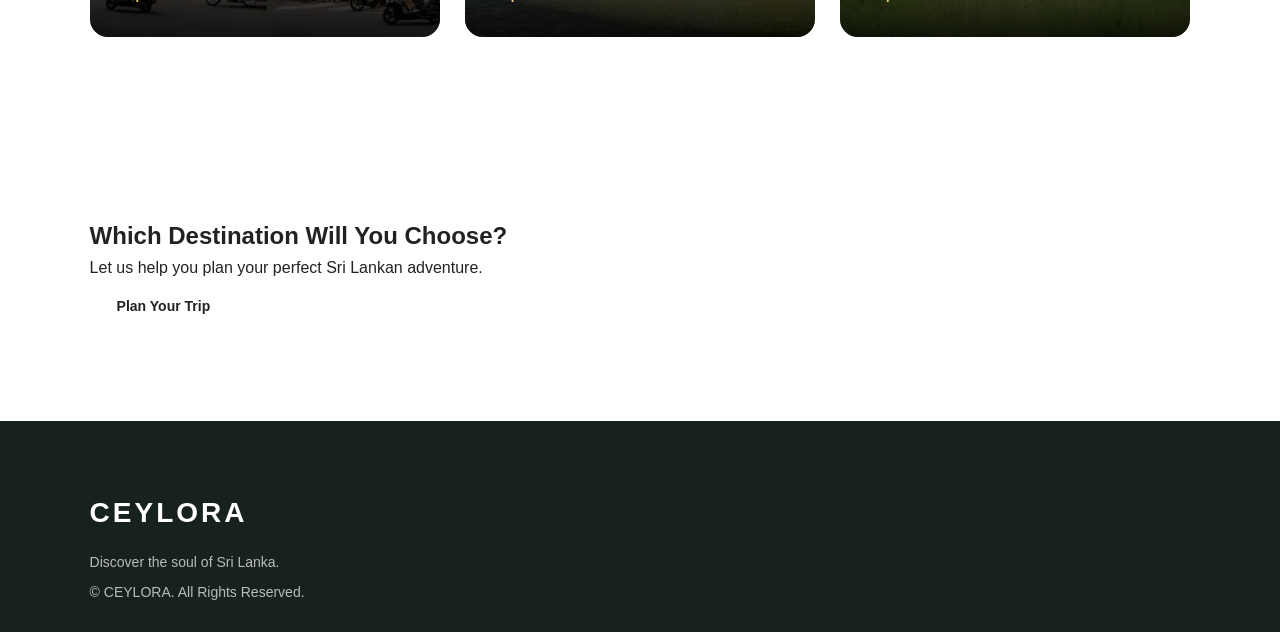
<file: destinations.html>
<!DOCTYPE html>
<html lang="en">

<head>

    <meta charset="UTF-8">
    <meta name="viewport" content="width=device-width, initial-scale=1.0">

    <title>Destinations | CEYLORA</title>

    <link rel="stylesheet" href="style.css">


</head>

<body>


<header class="header">

    <nav class="navbar">

        <a href="../index.html" class="logo">
            CEYLORA
            <span>Discover Sri Lanka</span>
        </a>

        <div class="nav-links">
            <a href="index.html">Home</a>
            <a href="about.html">About</a>
            <a href="destinations.html">Destinations</a>
            <a href="tours/tours.html">Tours</a>
            <a href="gallery.html">Gallery</a>
            <a href="contact.html">Contact</a>
        </div>

        

    </nav>

</header>


<section class="page-hero">

    <div class="page-hero-content">

        <h1>Explore Sri Lanka</h1>

        <p>
            From ancient kingdoms to tropical beaches,
            discover amazing places across the island.
        </p>

    </div>

</section>


<section class="section">

    <div class="container">

        <div class="section-heading">

            <span>DESTINATIONS</span>

            <h2>Places You Shouldn't Miss</h2>

            <p>
                Explore some of the most beautiful and popular
                destinations in Sri Lanka.
            </p>

        </div>


        <div class="destination-grid">


            <div class="destination-card">

                <img src="images/sigiriya.jpg"
                     alt="Sigiriya">

                <div class="destination-content">

                    <h3>Sigiriya</h3>

                    <p>
                        Explore the famous Lion Rock and discover
                        Sri Lanka's ancient history.
                    </p>

                    <a href="../contact.html" class="text-btn">
                        Explore →
                    </a>

                </div>

            </div>


            <div class="destination-card">

                <img src="images/ella.jpg"
                     alt="Ella">

                <div class="destination-content">

                    <h3>Ella</h3>

                    <p>
                        Enjoy beautiful mountains, waterfalls,
                        tea plantations and scenic train journeys.
                    </p>

                    <a href="contact.html" class="text-btn">
                        Explore →
                    </a>

                </div>

            </div>


            <div class="destination-card">

                <img src="images/mirissa.jpg"
                     alt="Mirissa">

                <div class="destination-content">

                    <h3>Mirissa</h3>

                    <p>
                        Relax on tropical beaches and enjoy
                        unforgettable ocean experiences.
                    </p>

                    <a href="contact.html" class="text-btn">
                        Explore →
                    </a>

                </div>

            </div>


            <div class="destination-card">

                <img src="images/kandy.jpg"
                     alt="Kandy">

                <div class="destination-content">

                    <h3>Kandy</h3>

                    <p>
                        Experience culture, history and the beauty
                        of the central hills.
                    </p>

                    <a href="contact.html" class="text-btn">
                        Explore →
                    </a>

                </div>

            </div>


            <div class="destination-card">

                <img src="images/galle.jpg"
                     alt="Galle">

                <div class="destination-content">

                    <h3>Galle</h3>

                    <p>
                        Walk through the historic Galle Fort and
                        enjoy the charming coastal atmosphere.
                    </p>

                    <a href="contact.html" class="text-btn">
                        Explore →
                    </a>

                </div>

            </div>


            <div class="destination-card">

                <img src="images/yala.jpg"
                     alt="Yala">

                <div class="destination-content">

                    <h3>Yala</h3>

                    <p>
                        Experience an exciting wildlife safari
                        surrounded by Sri Lanka's natural beauty.
                    </p>

                    <a href="contact.html" class="text-btn">
                        Explore →
                    </a>

                </div>

            </div>


        </div>

    </div>

</section>


<section class="cta-section">

    <div class="container">

        <h2>Which Destination Will You Choose?</h2>

        <p>
            Let us help you plan your perfect Sri Lankan adventure.
        </p>

        <a href="contact.html" class="btn">
            Plan Your Trip
        </a>

    </div>

</section>


<footer class="footer">

    <div class="container">

        <h2>CEYLORA</h2>

        <p>Discover the soul of Sri Lanka.</p>

        <p class="copyright">
            © <span id="year"></span> CEYLORA. All Rights Reserved.
        </p>

    </div>

</footer>


<script src="script.js"></script>

</body>
</html>
</file>
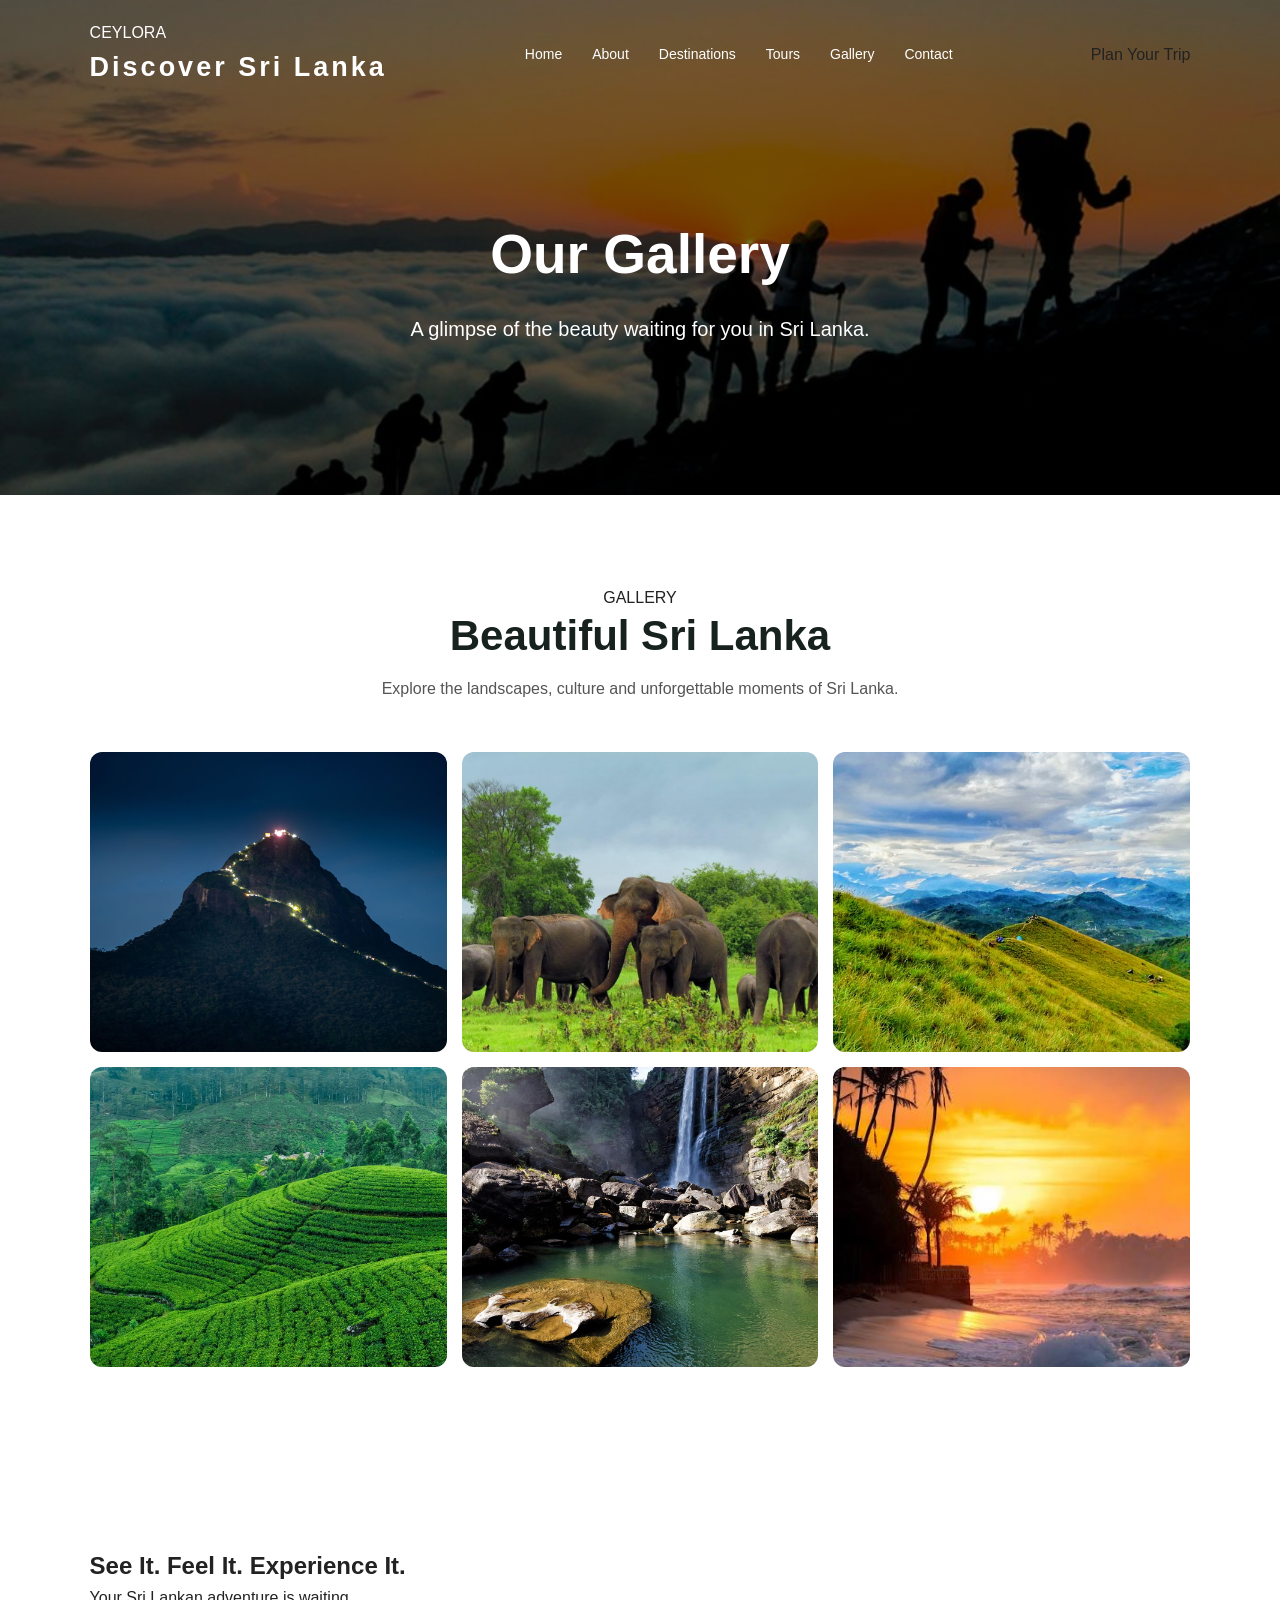
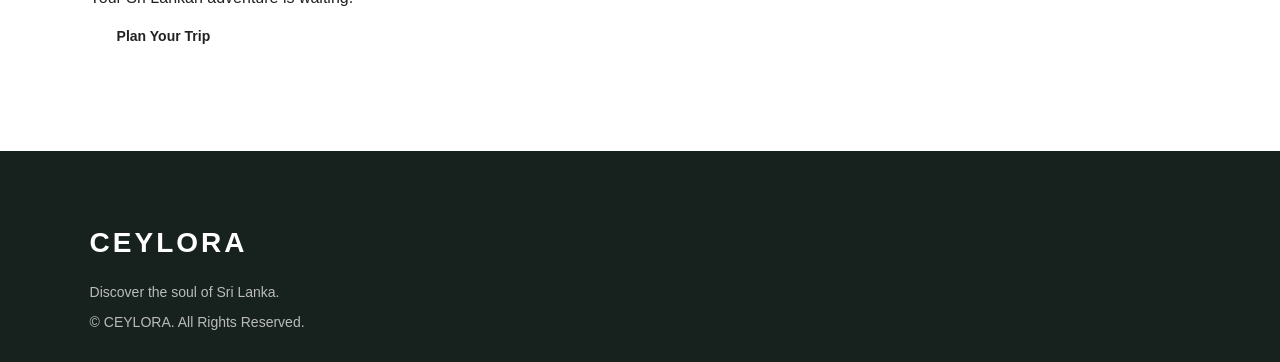
<file: gallery.html>
<!DOCTYPE html>
<html lang="en">

<head>

    <meta charset="UTF-8">
    <meta name="viewport" content="width=device-width, initial-scale=1.0">

    <title>Gallery | CEYLORA</title>

    <link rel="stylesheet" href="style.css">


</head>

<body>


<header class="header">

    <nav class="navbar">

        <a href="index.html" class="logo">
            CEYLORA
            <span>Discover Sri Lanka</span>
        </a>

        <div class="nav-links">
            <a href="index.html">Home</a>
            <a href="about.html">About</a>
            <a href="destinations.html">Destinations</a>
            <a href="tours.html">Tours</a>
            <a href="gallery.html">Gallery</a>
            <a href="contact.html">Contact</a>
        </div>

        <a href="contact.html" class="nav-btn">
            Plan Your Trip
        </a>

    </nav>

</header>


<section class="page-hero">

    <div class="page-hero-content">

        <h1>Our Gallery</h1>

        <p>
            A glimpse of the beauty waiting for you in Sri Lanka.
        </p>

    </div>

</section>


<section class="section">

    <div class="container">

        <div class="section-heading">

            <span>GALLERY</span>

            <h2>Beautiful Sri Lanka</h2>

            <p>
                Explore the landscapes, culture and unforgettable
                moments of Sri Lanka.
            </p>

        </div>


        <div class="gallery-grid">


            <div class="gallery-item">

                <img src="images/gallery-1.jpg"
                     alt="Sri Lanka">

            </div>


            <div class="gallery-item">

                <img src="images/gallery-2.jpg"
                     alt="Sri Lanka Beach">

            </div>


            <div class="gallery-item">

                <img src="images/gallery-3.jpg"
                     alt="Sri Lanka Mountains">

            </div>


            <div class="gallery-item">

                <img src="images/gallery-4.jpg"
                     alt="Sri Lanka Culture">

            </div>


            <div class="gallery-item">

                <img src="images/gallery-5.jpg"
                     alt="Sri Lanka Wildlife">

            </div>


            <div class="gallery-item">

                <img src="images/gallery-6.jpg"
                     alt="Sri Lanka Travel">

            </div>


        </div>

    </div>

    
</section>


<section class="cta-section">

    <div class="container">

        <h2>See It. Feel It. Experience It.</h2>

        <p>
            Your Sri Lankan adventure is waiting.
        </p>

        <a href="contact.html" class="btn">
            Plan Your Trip
        </a>

    </div>

</section>


<footer class="footer">

    <div class="container">

        <h2>CEYLORA</h2>

        <p>Discover the soul of Sri Lanka.</p>

        <p class="copyright">
            © <span id="year"></span> CEYLORA. All Rights Reserved.
        </p>

    </div>

</footer>


<script src="script.js"></script>

</body>
</html>
</file>
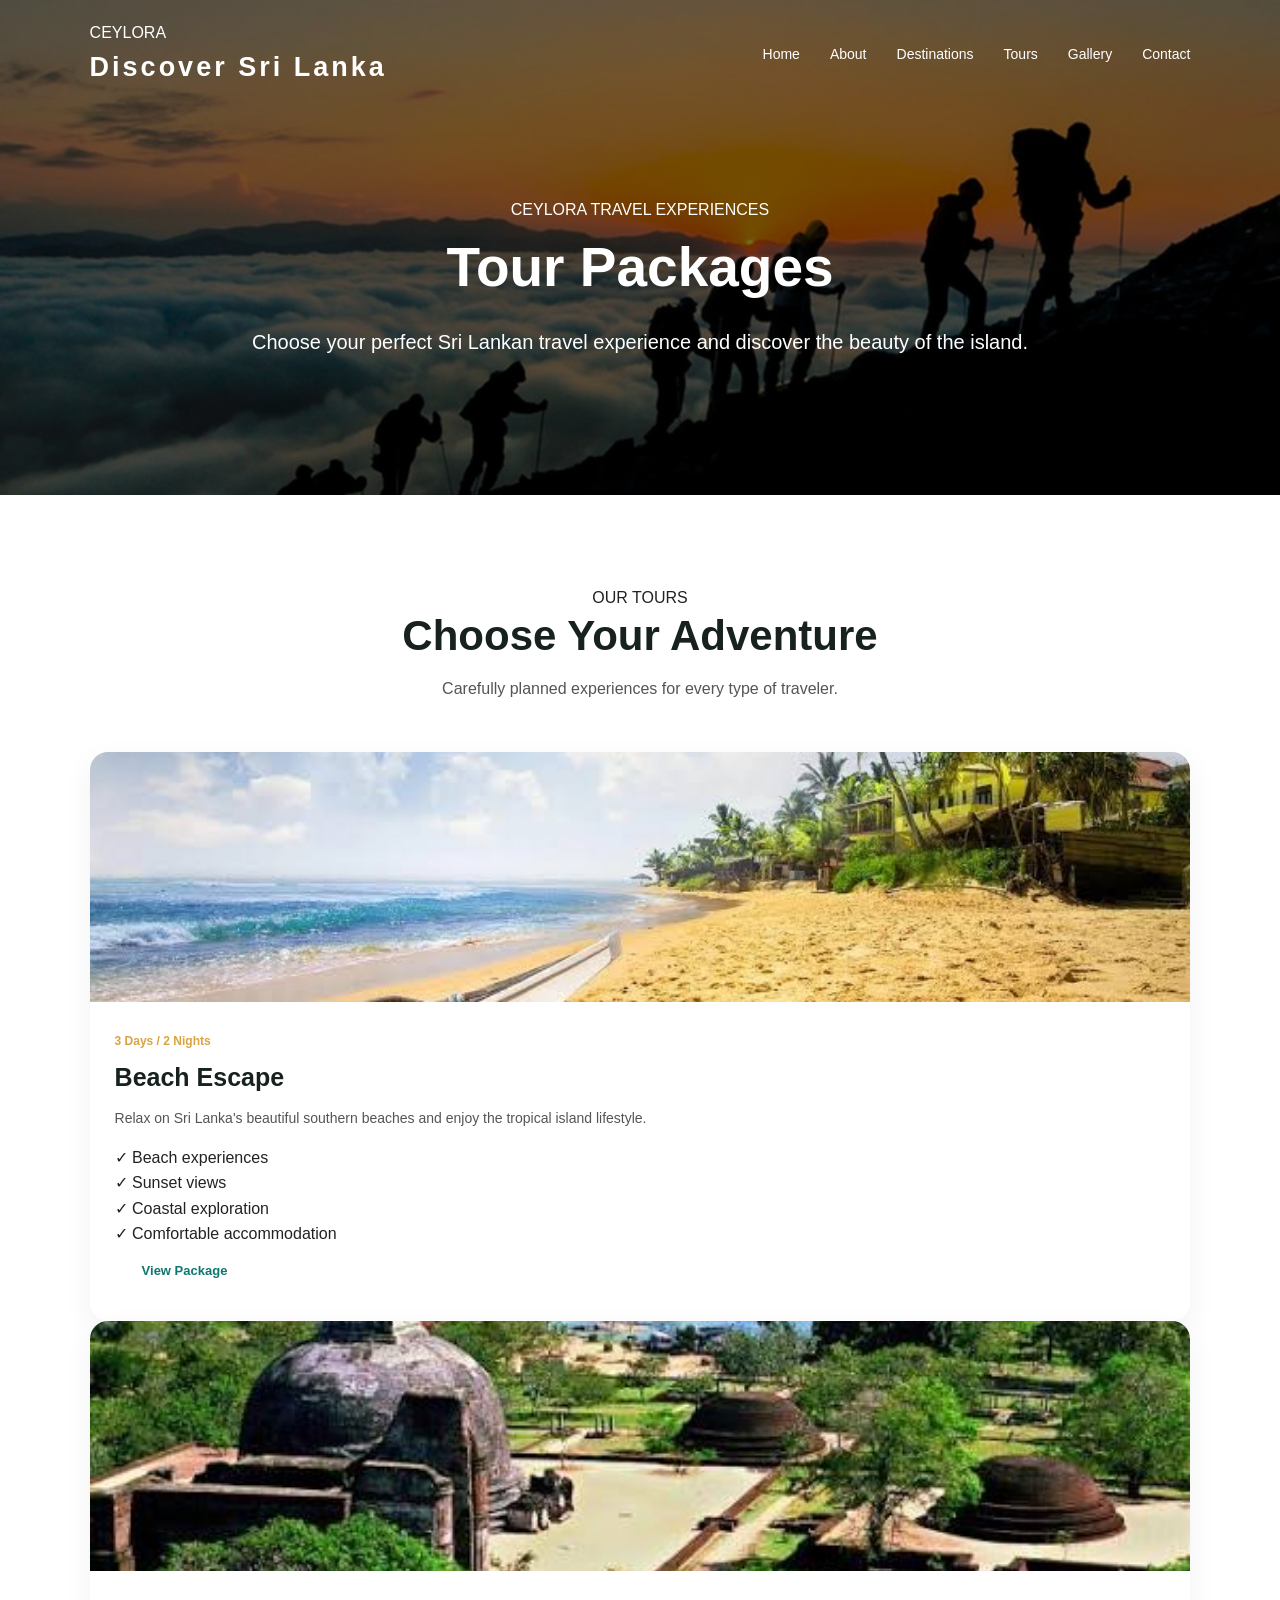
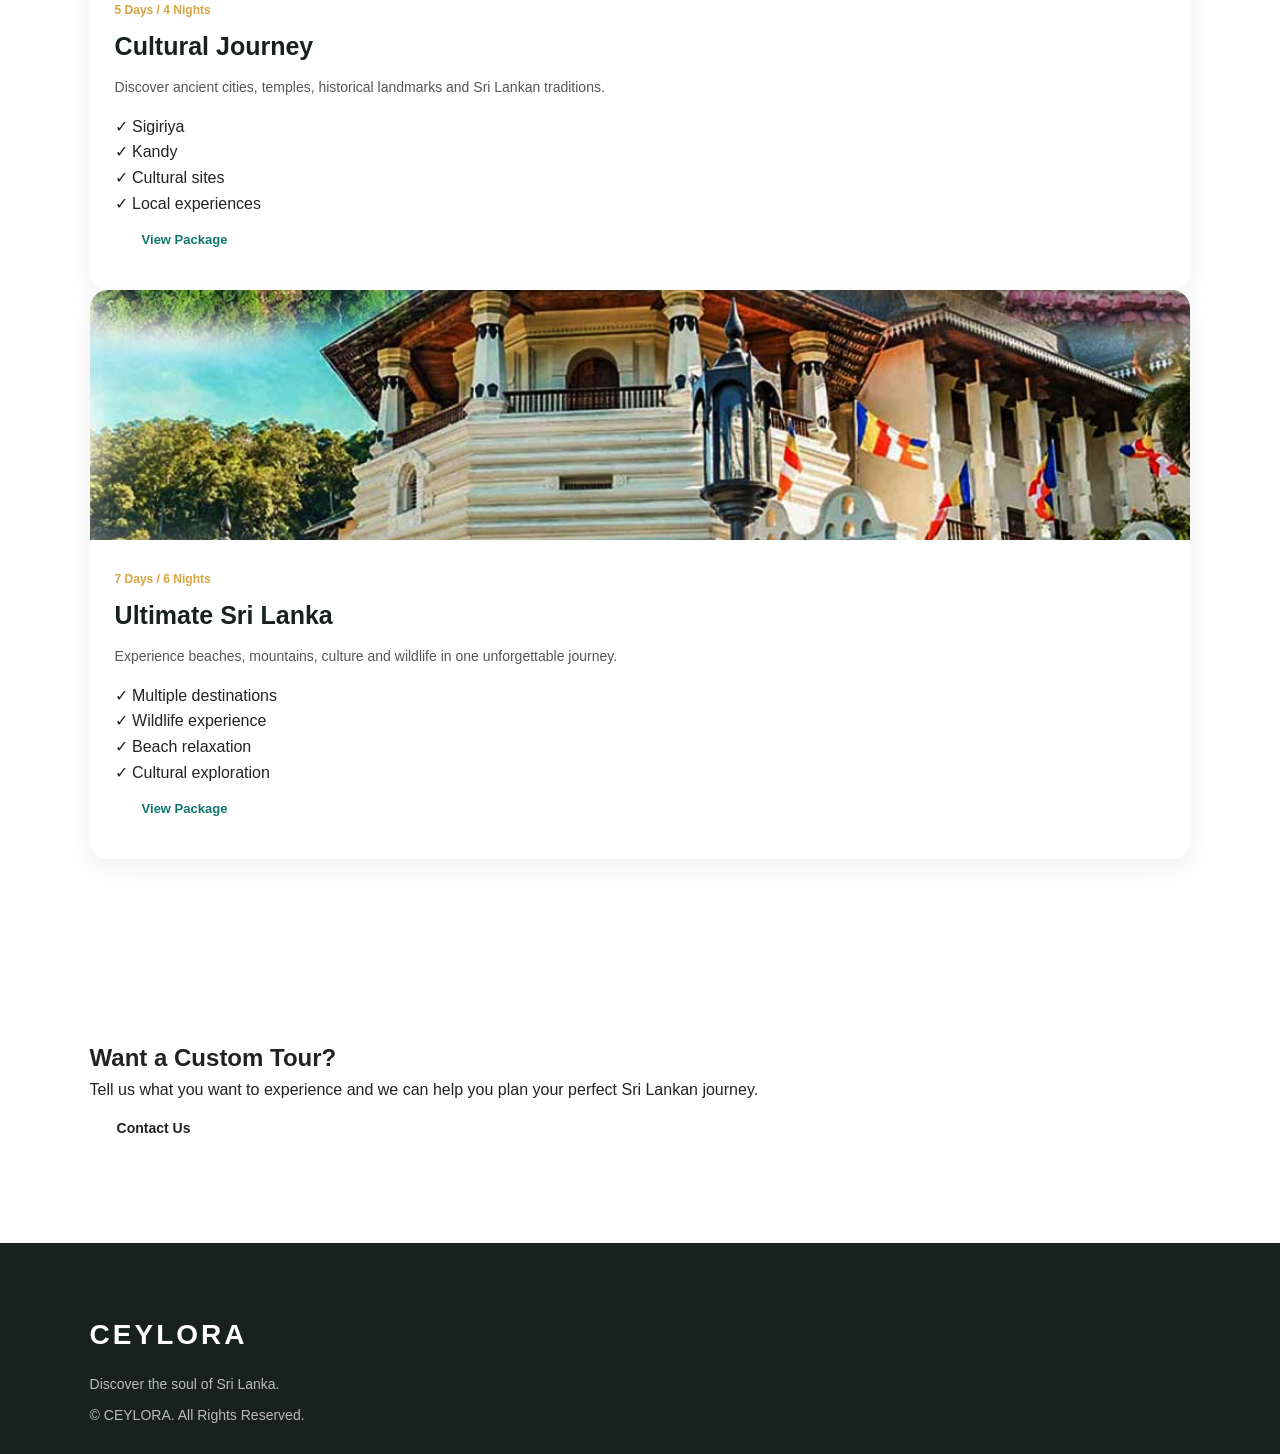
<file: tours/tours.html>
<!DOCTYPE html>
<html lang="en">

<head>

    <meta charset="UTF-8">
    <meta name="viewport" content="width=device-width, initial-scale=1.0">

    <title>Tours & Packages | CEYLORA</title>

    <!-- Main CSS -->
    <link rel="stylesheet" href="../style.css">

</head>

<body>


<!-- =========================
     NAVIGATION
========================= -->

<header class="header">

    <nav class="navbar">

        <a href="../index.html" class="logo">
            CEYLORA
            <span>Discover Sri Lanka</span>
        </a>

        <div class="nav-links">

            <a href="../index.html">Home</a>

            <a href="../about.html">About</a>

            <a href="../destinations.html">Destinations</a>

            <a href="tours.html">Tours</a>

            <a href="../gallery.html">Gallery</a>

            <a href="../contact.html">Contact</a>

        </div>

       

    </nav>

</header>



<!-- =========================
     PAGE HERO
========================= -->

<section class="page-hero">

    <div class="page-hero-content">

        <span>CEYLORA TRAVEL EXPERIENCES</span>

        <h1>Tour Packages</h1>

        <p>
            Choose your perfect Sri Lankan travel experience
            and discover the beauty of the island.
        </p>

    </div>

</section>



<!-- =========================
     TOUR PACKAGES
========================= -->

<section class="section">

    <div class="container">

        <div class="section-heading">

            <span>OUR TOURS</span>

            <h2>Choose Your Adventure</h2>

            <p>
                Carefully planned experiences for every type
                of traveler.
            </p>

        </div>


        <div class="tour-grid">



            <!-- =========================
                 BEACH TOUR
            ========================= -->

            <div class="tour-card">

                <img
                    src="../images/beach-tour.jpg"
                    alt="Sri Lanka Beach Tour"
                >

                <div class="tour-content">

                    <span class="tour-duration">
                        3 Days / 2 Nights
                    </span>

                    <h3>Beach Escape</h3>

                    <p>
                        Relax on Sri Lanka's beautiful southern
                        beaches and enjoy the tropical island
                        lifestyle.
                    </p>

                    <ul>

                        <li>✓ Beach experiences</li>

                        <li>✓ Sunset views</li>

                        <li>✓ Coastal exploration</li>

                        <li>✓ Comfortable accommodation</li>

                    </ul>

                    <!-- VIEW PACKAGE BUTTON -->

                    <a
                        href="beach-tour.html"
                        class="btn"
                    >
                        View Package
                    </a>

                </div>

            </div>



            <!-- =========================
                 CULTURAL TOUR
            ========================= -->

            <div class="tour-card">

                <img
                    src="../images/cultural-tour.jpg"
                    alt="Sri Lanka Cultural Tour"
                >

                <div class="tour-content">

                    <span class="tour-duration">
                        5 Days / 4 Nights
                    </span>

                    <h3>Cultural Journey</h3>

                    <p>
                        Discover ancient cities, temples,
                        historical landmarks and Sri Lankan
                        traditions.
                    </p>

                    <ul>

                        <li>✓ Sigiriya</li>

                        <li>✓ Kandy</li>

                        <li>✓ Cultural sites</li>

                        <li>✓ Local experiences</li>

                    </ul>

                    <!-- VIEW PACKAGE BUTTON -->

                    <a
                        href="cultural-tour.html"
                        class="btn"
                    >
                        View Package
                    </a>

                </div>

            </div>



            <!-- =========================
                 ULTIMATE TOUR
            ========================= -->

            <div class="tour-card">

                <img
                    src="../images/sri-lanka-tour.jpg"
                    alt="Ultimate Sri Lanka Tour"
                >

                <div class="tour-content">

                    <span class="tour-duration">
                        7 Days / 6 Nights
                    </span>

                    <h3>Ultimate Sri Lanka</h3>

                    <p>
                        Experience beaches, mountains, culture
                        and wildlife in one unforgettable journey.
                    </p>

                    <ul>

                        <li>✓ Multiple destinations</li>

                        <li>✓ Wildlife experience</li>

                        <li>✓ Beach relaxation</li>

                        <li>✓ Cultural exploration</li>

                    </ul>

                    <!-- VIEW PACKAGE BUTTON -->

                    <a
                        href="ultimate-tour.html"
                        class="btn"
                    >
                        View Package
                    </a>

                </div>

            </div>


        </div>

    </div>

</section>



<!-- =========================
     CUSTOM TOUR CTA
========================= -->

<section class="cta-section">

    <div class="container">

        <h2>Want a Custom Tour?</h2>

        <p>
            Tell us what you want to experience and we can
            help you plan your perfect Sri Lankan journey.
        </p>

        <a
            href="../contact.html"
            class="btn"
        >
            Contact Us
        </a>

    </div>

</section>



<!-- =========================
     FOOTER
========================= -->

<footer class="footer">

    <div class="container">

        <h2>CEYLORA</h2>

        <p>
            Discover the soul of Sri Lanka.
        </p>

        <p class="copyright">

            ©
            <span id="year"></span>
            CEYLORA. All Rights Reserved.

        </p>

    </div>

</footer>



<!-- Main JavaScript -->

<script src="../script.js"></script>

</body>

</html>
</file>
<file: style.css>
/* =========================================
   CEYLORA - SRI LANKAN TOURISM WEBSITE
   STYLE.CSS
========================================= */


/* =========================================
   BASIC RESET
========================================= */

* {
    margin: 0;
    padding: 0;
    box-sizing: border-box;
}

html {
    scroll-behavior: smooth;
}

body {
    font-family: "Poppins", Arial, sans-serif;
    color: #222;
    background: #fff;
    line-height: 1.6;
}

img {
    width: 100%;
    display: block;
}

a {
    text-decoration: none;
    color: inherit;
}

ul {
    list-style: none;
}


/* =========================================
   GLOBAL
========================================= */

:root {
    --primary: #0f766e;
    --primary-dark: #075e57;
    --accent: #d9a441;
    --dark: #17221f;
    --light: #f7f8f5;
    --white: #ffffff;
    --text: #555;
}

section {
    padding: 90px 7%;
}

.section-heading {
    text-align: center;
    max-width: 750px;
    margin: 0 auto 50px;
}

.section-subtitle {
    color: var(--accent);
    font-size: 13px;
    font-weight: 700;
    letter-spacing: 3px;
    margin-bottom: 10px;
}

.section-heading h2 {
    font-size: 42px;
    line-height: 1.2;
    color: var(--dark);
    margin-bottom: 15px;
}

.section-heading p {
    color: var(--text);
}


/* =========================================
   NAVIGATION
========================================= */

.header {
    position: absolute;
    top: 0;
    left: 0;
    width: 100%;
    z-index: 1000;
    padding: 20px 7%;
}

.navbar {
    display: flex;
    align-items: center;
    justify-content: space-between;
    gap: 30px;
}

.logo {
    display: flex;
    flex-direction: column;
    color: var(--white);
}

.logo span {
    font-size: 27px;
    font-weight: 800;
    letter-spacing: 3px;
}

.logo small {
    font-size: 9px;
    letter-spacing: 1.5px;
    opacity: 0.9;
}

.nav-links {
    display: flex;
    align-items: center;
    gap: 30px;
}

.nav-links a {
    color: var(--white);
    font-size: 14px;
    font-weight: 500;
    transition: 0.3s;
}

.nav-links a:hover {
    color: var(--accent);
}

.nav-button {
    background: var(--accent);
    color: var(--white);
    padding: 12px 22px;
    border-radius: 30px;
    font-size: 13px;
    font-weight: 600;
    transition: 0.3s;
}

.nav-button:hover {
    background: var(--white);
    color: var(--dark);
    transform: translateY(-2px);
}


/* =========================================
   HERO
========================================= */

.hero {
    min-height: 100vh;
    padding: 0 7%;
    display: flex;
    align-items: center;

    background:
        linear-gradient(
            rgba(0, 0, 0, 0.40),
            rgba(0, 0, 0, 0.55)
        ),
        url("images/sri-lanka-landscape.jpg");

    background-size: cover;
    background-position: center;
    color: var(--white);
}

.hero-content {
    max-width: 800px;
    padding-top: 60px;
}

.hero-small-title {
    font-size: 13px;
    font-weight: 700;
    letter-spacing: 4px;
    color: #f2c66d;
    margin-bottom: 15px;
}

.hero h1 {
    font-size: clamp(48px, 7vw, 82px);
    line-height: 1.05;
    font-weight: 800;
    margin-bottom: 25px;
}

.hero h1 span {
    color: #f2c66d;
}

.hero-description {
    max-width: 650px;
    font-size: 17px;
    line-height: 1.8;
    color: #f1f1f1;
    margin-bottom: 35px;
}

.hero-buttons {
    display: flex;
    gap: 15px;
    flex-wrap: wrap;
}


/* =========================================
   BUTTONS
========================================= */

.btn {
    display: inline-flex;
    align-items: center;
    justify-content: center;
    padding: 14px 27px;
    border-radius: 30px;
    font-size: 14px;
    font-weight: 600;
    transition: 0.3s ease;
}

.primary-btn {
    background: var(--accent);
    color: var(--white);
}

.primary-btn:hover {
    background: #b8872d;
    transform: translateY(-3px);
}

.secondary-btn {
    border: 1px solid rgba(255,255,255,0.7);
    color: var(--white);
}

.secondary-btn:hover {
    background: var(--white);
    color: var(--dark);
    transform: translateY(-3px);
}

.whatsapp-btn {
    background: #25d366;
    color: white;
}

.whatsapp-btn:hover {
    transform: translateY(-3px);
    opacity: 0.9;
}


/* =========================================
   WELCOME
========================================= */

.welcome {
    display: grid;
    grid-template-columns: 1fr 1fr;
    gap: 70px;
    align-items: center;
}

.welcome-image {
    position: relative;
}

.welcome-image img {
    height: 520px;
    object-fit: cover;
    border-radius: 20px;
}

.welcome-image::after {
    content: "";
    position: absolute;
    width: 100%;
    height: 100%;
    border: 2px solid var(--accent);
    border-radius: 20px;
    top: 18px;
    left: 18px;
    z-index: -1;
}

.welcome-content h2 {
    font-size: 48px;
    line-height: 1.15;
    color: var(--dark);
    margin-bottom: 25px;
}

.welcome-content p {
    color: var(--text);
    margin-bottom: 18px;
}

.text-button {
    display: inline-block;
    margin-top: 15px;
    color: var(--primary);
    font-weight: 700;
    transition: 0.3s;
}

.text-button:hover {
    color: var(--accent);
    transform: translateX(5px);
}


/* =========================================
   WHY SRI LANKA
========================================= */

.why-sri-lanka {
    background: var(--light);
}

.feature-container {
    display: grid;
    grid-template-columns: repeat(3, 1fr);
    gap: 25px;
}

.feature-card {
    background: var(--white);
    padding: 35px 25px;
    text-align: center;
    border-radius: 15px;
    transition: 0.3s ease;
    border: 1px solid #eee;
}

.feature-card:hover {
    transform: translateY(-8px);
    box-shadow: 0 15px 35px rgba(0,0,0,0.08);
}

.feature-icon {
    font-size: 40px;
    margin-bottom: 15px;
}

.feature-card h3 {
    color: var(--dark);
    margin-bottom: 10px;
    font-size: 20px;
}

.feature-card p {
    color: var(--text);
    font-size: 14px;
}


/* =========================================
   DESTINATIONS
========================================= */

.destinations {
    background: var(--white);
}

.destination-grid {
    display: grid;
    grid-template-columns: repeat(3, 1fr);
    gap: 25px;
}

.destination-card {
    position: relative;
    overflow: hidden;
    border-radius: 18px;
    height: 430px;
    cursor: pointer;
    background: #222;
}

.destination-card img {
    height: 100%;
    object-fit: cover;
    transition: 0.5s ease;
}

.destination-card:hover img {
    transform: scale(1.08);
}

.destination-card::after {
    content: "";
    position: absolute;
    inset: 0;

    background:
        linear-gradient(
            transparent 35%,
            rgba(0,0,0,0.85)
        );
}

.destination-content {
    position: absolute;
    z-index: 2;
    bottom: 0;
    left: 0;
    width: 100%;
    padding: 30px;
    color: var(--white);
}

.destination-content span {
    font-size: 11px;
    color: #f2c66d;
    text-transform: uppercase;
    letter-spacing: 2px;
}

.destination-content h3 {
    font-size: 30px;
    margin: 5px 0;
}

.destination-content p {
    font-size: 13px;
    color: #eee;
    margin-bottom: 12px;
}

.destination-content a {
    color: #f2c66d;
    font-weight: 600;
    font-size: 13px;
}

.center-button {
    text-align: center;
    margin-top: 45px;
}


/* =========================================
   TOURS
========================================= */

.tours {
    background: var(--light);
}

.tour-container {
    display: grid;
    grid-template-columns: repeat(3, 1fr);
    gap: 30px;
}

.tour-card {
    background: var(--white);
    border-radius: 18px;
    overflow: hidden;
    box-shadow: 0 10px 30px rgba(0,0,0,0.06);
    transition: 0.3s;
}

.tour-card:hover {
    transform: translateY(-8px);
}

.tour-card img {
    height: 250px;
    object-fit: cover;
}

.tour-content {
    padding: 25px;
}

.tour-content span {
    color: var(--accent);
    font-size: 12px;
    font-weight: 700;
}

.tour-content h3 {
    color: var(--dark);
    font-size: 25px;
    margin: 5px 0 10px;
}

.tour-content p {
    color: var(--text);
    font-size: 14px;
    margin-bottom: 15px;
}

.tour-content a {
    color: var(--primary);
    font-weight: 700;
    font-size: 13px;
}


/* =========================================
   EXPERIENCE
========================================= */

.experience {
    min-height: 600px;
    display: flex;
    align-items: center;

    background:
        linear-gradient(
            rgba(0,0,0,0.55),
            rgba(0,0,0,0.60)
        ),
        url("images/sri-lanka-tour.jpg");

    background-size: cover;
    background-position: center;
}

.experience-content {
    max-width: 700px;
    color: var(--white);
}

.experience-content h2 {
    font-size: 52px;
    line-height: 1.15;
    margin-bottom: 20px;
}

.experience-content p {
    font-size: 16px;
    color: #eee;
    margin-bottom: 30px;
}


/* =========================================
   GALLERY
========================================= */

.gallery {
    background: var(--white);
}

.gallery-grid {
    display: grid;
    grid-template-columns: repeat(3, 1fr);
    gap: 15px;
}

.gallery-grid img {
    height: 300px;
    object-fit: cover;
    border-radius: 12px;
    transition: 0.4s;
}

.gallery-grid img:hover {
    transform: scale(1.03);
}


/* =========================================
   CALL TO ACTION
========================================= */

.cta {
    min-height: 500px;
    display: flex;
    align-items: center;
    justify-content: center;
    text-align: center;

    background:
        linear-gradient(
            rgba(0,0,0,0.50),
            rgba(0,0,0,0.65)
        ),
        url("images/mirissa.jpg");

    background-size: cover;
    background-position: center;
}

.cta-content {
    max-width: 750px;
    color: var(--white);
}

.cta-content h2 {
    font-size: 52px;
    line-height: 1.15;
    margin-bottom: 15px;
}

.cta-content p {
    color: #eee;
    margin-bottom: 30px;
}

.cta-buttons {
    display: flex;
    justify-content: center;
    gap: 15px;
    flex-wrap: wrap;
}


/* =========================================
   FOOTER
========================================= */

.footer {
    background: var(--dark);
    color: var(--white);
    padding: 70px 7% 20px;
}

.footer-container {
    display: grid;
    grid-template-columns: 2fr 1fr 1.5fr 1fr;
    gap: 50px;
}

.footer h2 {
    font-size: 28px;
    letter-spacing: 3px;
    margin-bottom: 15px;
}

.footer h3 {
    font-size: 16px;
    margin-bottom: 18px;
    color: #f2c66d;
}

.footer p {
    color: #bbb;
    font-size: 14px;
    margin-bottom: 8px;
}

.footer-links,
.footer-social {
    display: flex;
    flex-direction: column;
}

.footer-links a,
.footer-social a {
    color: #bbb;
    font-size: 14px;
    margin-bottom: 8px;
    transition: 0.3s;
}

.footer-links a:hover,
.footer-social a:hover {
    color: var(--accent);
}

.footer-bottom {
    border-top: 1px solid rgba(255,255,255,0.1);
    text-align: center;
    margin-top: 50px;
    padding-top: 20px;
}


/* =========================================
   SCROLL ANIMATION
========================================= */

.feature-card,
.destination-card,
.tour-card,
.gallery-grid img {
    animation: fadeUp 0.8s ease both;
}

@keyframes fadeUp {

    from {
        opacity: 0;
        transform: translateY(25px);
    }

    to {
        opacity: 1;
        transform: translateY(0);
    }

}


/* =========================================
   TABLET
========================================= */

@media (max-width: 1000px) {

    .nav-links {
        gap: 15px;
    }

    .nav-button {
        display: none;
    }

    .welcome {
        grid-template-columns: 1fr;
        gap: 40px;
    }

    .feature-container {
        grid-template-columns: repeat(2, 1fr);
    }

    .destination-grid {
        grid-template-columns: repeat(2, 1fr);
    }

    .tour-container {
        grid-template-columns: repeat(2, 1fr);
    }

    .footer-container {
        grid-template-columns: repeat(2, 1fr);
    }

}


/* =========================================
   MOBILE
========================================= */

@media (max-width: 700px) {

    section {
        padding: 65px 5%;
    }

    .header {
        padding: 18px 5%;
    }

    .navbar {
        justify-content: center;
    }

    .logo {
        text-align: center;
    }

    .nav-links {
        display: none;
    }

    .hero {
        padding: 0 5%;
        min-height: 90vh;
    }

    .hero h1 {
        font-size: 48px;
    }

    .hero-description {
        font-size: 15px;
    }

    .hero-buttons {
        flex-direction: column;
        align-items: flex-start;
    }

    .btn {
        padding: 13px 22px;
    }

    .section-heading h2 {
        font-size: 34px;
    }

    .welcome-content h2 {
        font-size: 36px;
    }

    .welcome-image img {
        height: 380px;
    }

    .feature-container {
        grid-template-columns: 1fr;
    }

    .destination-grid {
        grid-template-columns: 1fr;
    }

    .destination-card {
        height: 400px;
    }

    .tour-container {
        grid-template-columns: 1fr;
    }

    .experience {
        min-height: 500px;
    }

    .experience-content h2 {
        font-size: 38px;
    }

    .gallery-grid {
        grid-template-columns: 1fr 1fr;
    }

    .gallery-grid img {
        height: 200px;
    }

    .cta-content h2 {
        font-size: 38px;
    }

    .footer-container {
        grid-template-columns: 1fr;
        gap: 35px;
    }

}


/* =========================================
   SMALL MOBILE
========================================= */

@media (max-width: 450px) {

    .hero h1 {
        font-size: 40px;
    }

    .hero-small-title {
        font-size: 11px;
        letter-spacing: 2px;
    }

    .gallery-grid {
        grid-template-columns: 1fr;
    }

    .gallery-grid img {
        height: 260px;
    }
}

    /* =========================================
   SCROLL NAVBAR
========================================= */

.header.scrolled {
    position: fixed;
    background: rgba(23, 34, 31, 0.96);
    backdrop-filter: blur(10px);
    padding-top: 12px;
    padding-bottom: 12px;
    transition: 0.3s;
}


/* =========================================
   MOBILE MENU BUTTON
========================================= */

.menu-button {
    display: none;
    border: none;
    background: transparent;
    color: white;
    font-size: 28px;
    cursor: pointer;
}


/* =========================================
   SCROLL REVEAL
========================================= */

.hidden {
    opacity: 0;
    transform: translateY(30px);
    transition: 0.7s ease;
}

.show {
    opacity: 1;
    transform: translateY(0);
}


/* =========================================
   BACK TO TOP
========================================= */

.back-to-top {
    position: fixed;
    right: 25px;
    bottom: 25px;

    width: 45px;
    height: 45px;

    border: none;
    border-radius: 50%;

    background: #d9a441;
    color: white;

    font-size: 22px;
    font-weight: bold;

    cursor: pointer;

    opacity: 0;
    visibility: hidden;

    transition: 0.3s;

    z-index: 999;
}

.back-to-top.active {
    opacity: 1;
    visibility: visible;
}

.back-to-top:hover {
    transform: translateY(-4px);
}


/* =========================================
   MOBILE NAVIGATION
========================================= */

@media (max-width: 700px) {

    .menu-button {
        display: block;
    }

    .nav-links {
        position: absolute;

        top: 75px;
        left: 5%;
        right: 5%;

        display: none;

        flex-direction: column;
        align-items: center;

        gap: 0;

        padding: 15px;

        background: rgba(23, 34, 31, 0.98);

        border-radius: 12px;
    }

    .nav-links.mobile-active {
        display: flex;
    }

    .nav-links li {
        width: 100%;
        text-align: center;
    }

    .nav-links a {
        display: block;
        padding: 12px;
    }

}

/* =========================
   INNER PAGE HERO
========================= */

.page-hero {
    min-height: 55vh;
    background:
        linear-gradient(rgba(0,0,0,0.55), rgba(0,0,0,0.55)),
        url("images/sri-lanka-landscape.jpg") center/cover no-repeat;

    display: flex;
    align-items: center;
    justify-content: center;

    text-align: center;
    color: #fff;

    padding: 120px 20px 60px;
}

.page-hero-content {
    max-width: 800px;
}

.page-hero h1 {
    font-size: 55px;
    margin-bottom: 15px;
}

.page-hero p {
    font-size: 20px;
}


/* =========================
   TWO COLUMN
========================= */

.two-column {
    display: grid;
    grid-template-columns: 1fr 1fr;
    gap: 60px;
    align-items: center;
}

.content-image img {
    width: 100%;
    border-radius: 15px;
    display: block;
}

.content-text h2 {
    font-size: 40px;
    margin: 15px 0 20px;
}

.content-text p {
    margin-bottom: 15px;
}


/* =========================
   LIGHT BACKGROUND
========================= */

.light-bg {
    background: #f7f7f7;
}


/* =========================
   CONTACT
========================= */

.contact-wrapper {
    display: grid;
    grid-template-columns: 1fr 1fr;
    gap: 60px;
    align-items: start;
}

.contact-info h2 {
    font-size: 40px;
    margin: 15px 0;
}

.contact-item {
    margin-top: 30px;
}

.contact-item h3 {
    margin-bottom: 8px;
}

.contact-form {
    background: #f7f7f7;
    padding: 35px;
    border-radius: 15px;
}

.contact-form h2 {
    margin-bottom: 25px;
}

.form-group {
    margin-bottom: 20px;
}

.form-group label {
    display: block;
    margin-bottom: 7px;
    font-weight: 600;
}

.form-group input,
.form-group select,
.form-group textarea {
    width: 100%;
    padding: 13px 15px;
    border: 1px solid #ddd;
    border-radius: 8px;
    font-family: inherit;
    font-size: 15px;
    outline: none;
}

.form-group textarea {
    resize: vertical;
}

.whatsapp-btn {
    display: inline-block;
    margin-top: 10px;
    padding: 12px 20px;
    background: #25D366;
    color: white;
    border-radius: 8px;
    text-decoration: none;
    font-weight: 600;
}


/* =========================
   RESPONSIVE
========================= */

@media (max-width: 900px) {

    .two-column,
    .contact-wrapper {
        grid-template-columns: 1fr;
    }

    .page-hero h1 {
        font-size: 42px;
    }

    .content-text h2,
    .contact-info h2 {
        font-size: 32px;
    }

}


@media (max-width: 600px) {

    .page-hero {
        min-height: 45vh;
    }

    .page-hero h1 {
        font-size: 34px;
    }

    .page-hero p {
        font-size: 16px;
    }

    .contact-form {
        padding: 25px 20px;
    }

}

/* =========================
   PACKAGE PAGE
========================= */

.package-hero {
    min-height: 60vh;

    background-size: cover;
    background-position: center;
    background:
        
        linear-gradient(rgba(0,0,0,0.55), rgba(0,0,0,0.55)),
        url("images/sri-lanka-tour2.jpg") center/cover no-repeat;

    display: flex;
    align-items: center;
    justify-content: center;

    text-align: center;
    color: #fff;

    padding: 120px 20px 60px;
}

.package-hero-content {
    max-width: 850px;
}

.package-hero-content span {
    font-size: 15px;
    font-weight: 700;
    letter-spacing: 2px;
}

.package-hero-content h1 {
    font-size: 60px;
    margin: 15px 0;
}

.package-hero-content p {
    font-size: 20px;
}


/* PACKAGE LAYOUT */

.package-layout {
    display: grid;
    grid-template-columns: 2fr 1fr;
    gap: 60px;
    align-items: start;
}

.package-layout h2 {
    font-size: 40px;
    margin-bottom: 20px;
}

.package-layout h3 {
    font-size: 25px;
    margin-top: 35px;
    margin-bottom: 15px;
}


/* PACKAGE LIST */

.package-list {
    list-style: none;
    padding: 0;
}

.package-list li {
    padding: 8px 0;
    font-size: 16px;
}


/* ITINERARY */

.itinerary > div {
    padding: 18px;
    margin-bottom: 12px;

    background: #f7f7f7;

    border-radius: 10px;
}

.itinerary strong {
    font-size: 18px;
}

.itinerary p {
    margin-top: 5px;
}


/* BOOKING BOX */

.package-booking {
    background: #f7f7f7;

    padding: 30px;

    border-radius: 15px;

    position: sticky;
    top: 100px;
}

.package-booking h3 {
    margin-top: 0;
}

.package-price {
    font-size: 18px;
    margin: 25px 0;
}

.package-price strong {
    display: block;
    font-size: 35px;
    margin-top: 5px;
}

.package-booking .whatsapp-btn {
    width: 100%;
    text-align: center;
}

.package-contact {
    width: 100%;
    text-align: center;
    margin-top: 12px;
}


/* MOBILE */

@media (max-width: 800px) {

    .package-layout {
        grid-template-columns: 1fr;
    }

    .package-hero h1 {
        font-size: 42px;
    }

    .package-booking {
        position: static;
    }

}


/* =========================================
   CONTACT HERO
========================================= */

.contact-hero {
    min-height: 55vh;

    display: flex;
    align-items: center;
    justify-content: center;

    text-align: center;

    color: #fff;

    background:
        linear-gradient(
            rgba(0, 0, 0, 0.48),
            rgba(0, 0, 0, 0.48)
        ),
        url("images/contact.jpg") center/cover no-repeat;
}

.contact-hero-content {
    max-width: 800px;
    padding: 40px 20px;
}

.contact-hero-content span {
    font-size: 13px;
    letter-spacing: 4px;
    font-weight: 600;
}

.contact-hero-content h1 {
    font-size: 58px;
    margin: 15px 0;
}

.contact-hero-content p {
    font-size: 18px;
    line-height: 1.7;
}


/* =========================================
   CONTACT SECTION
========================================= */

.contact-section {
    padding: 100px 20px;
    background: #fafafa;
}

.contact-container {
    max-width: 1150px;
    margin: auto;

    display: grid;
    grid-template-columns: 1fr 1.15fr;

    gap: 70px;

    align-items: start;
}


/* =========================================
   CONTACT INFORMATION
========================================= */

.contact-info {
    padding-top: 15px;
}

.contact-label {
    color: #c89b3c;

    font-size: 13px;

    font-weight: 700;

    letter-spacing: 3px;
}

.contact-info h2 {
    font-size: 42px;

    line-height: 1.2;

    margin: 15px 0 25px;

    color: #222;
}

.contact-info h2 span {
    color: #c89b3c;
}

.contact-info > p {
    color: #666;

    line-height: 1.8;

    max-width: 520px;

    margin-bottom: 35px;
}


/* =========================================
   CONTACT DETAILS
========================================= */

.contact-details {
    display: flex;

    flex-direction: column;

    gap: 22px;

    margin-bottom: 30px;
}

.contact-item {
    display: flex;

    align-items: center;

    gap: 18px;
}

.contact-icon {
    width: 50px;
    height: 50px;

    display: flex;

    align-items: center;
    justify-content: center;

    border-radius: 50%;

    background: #f1e6cf;

    font-size: 22px;

    flex-shrink: 0;
}

.contact-item h3 {
    margin: 0 0 3px;

    font-size: 16px;

    color: #222;
}

.contact-item p {
    margin: 0;

    color: #777;

    font-size: 14px;
}


/* =========================================
   WHATSAPP BUTTON
========================================= */

.contact-whatsapp {
    display: inline-flex;

    align-items: center;

    gap: 10px;

    padding: 14px 24px;

    border-radius: 30px;

    background: #25D366;

    color: #fff;

    text-decoration: none;

    font-weight: 600;

    transition: 0.3s ease;
}

.contact-whatsapp:hover {
    transform: translateY(-3px);

    box-shadow: 0 10px 25px rgba(0, 0, 0, 0.15);
}


/* =========================================
   CONTACT FORM BOX
========================================= */

.contact-form-box {
    background: #fff;

    padding: 45px;

    border-radius: 15px;

    box-shadow:
        0 15px 45px rgba(0, 0, 0, 0.08);
}

.form-header span {
    font-size: 12px;

    letter-spacing: 3px;

    font-weight: 700;

    color: #c89b3c;
}

.form-header h2 {
    font-size: 30px;

    margin: 10px 0;

    color: #222;
}

.form-header p {
    color: #777;

    margin-bottom: 30px;
}


/* =========================================
   FORM
========================================= */

.form-row {
    display: grid;

    grid-template-columns: 1fr 1fr;

    gap: 18px;
}

.form-group {
    margin-bottom: 20px;
}

.form-group label {
    display: block;

    margin-bottom: 8px;

    font-size: 14px;

    font-weight: 600;

    color: #333;
}

.form-group input,
.form-group select,
.form-group textarea {
    width: 100%;

    padding: 14px 15px;

    border: 1px solid #ddd;

    border-radius: 8px;

    outline: none;

    font-family: inherit;

    font-size: 14px;

    background: #fff;

    transition: 0.3s ease;
}

.form-group textarea {
    resize: vertical;
}

.form-group input:focus,
.form-group select:focus,
.form-group textarea:focus {
    border-color: #c89b3c;

    box-shadow:
        0 0 0 3px rgba(200, 155, 60, 0.10);
}


/* =========================================
   SUBMIT BUTTON
========================================= */

.contact-submit {
    width: 100%;

    padding: 15px 20px;

    border: none;

    border-radius: 30px;

    background: #c89b3c;

    color: #fff;

    font-size: 15px;

    font-weight: 700;

    cursor: pointer;

    transition: 0.3s ease;
}

.contact-submit span {
    margin-left: 8px;

    transition: 0.3s ease;
}

.contact-submit:hover {
    background: #222;

    transform: translateY(-2px);
}

.contact-submit:hover span {
    margin-left: 14px;
}

.form-note {
    text-align: center;

    color: #999;

    font-size: 12px;

    margin-top: 15px;
}


/* =========================================
   CONTACT FEATURES
========================================= */

.contact-features {
    padding: 90px 20px;

    background: #fff;
}

.contact-feature-grid {
    max-width: 1000px;

    margin: 50px auto 0;

    display: grid;

    grid-template-columns:
        repeat(3, 1fr);

    gap: 25px;
}

.contact-feature-card {
    text-align: center;

    padding: 35px 25px;

    border-radius: 12px;

    background: #fafafa;

    transition: 0.3s ease;
}

.contact-feature-card:hover {
    transform: translateY(-8px);

    box-shadow:
        0 15px 35px rgba(0, 0, 0, 0.08);
}

.contact-feature-icon {
    font-size: 35px;

    margin-bottom: 15px;
}

.contact-feature-card h3 {
    margin-bottom: 10px;

    color: #222;
}

.contact-feature-card p {
    color: #777;

    line-height: 1.7;

    font-size: 14px;
}


/* =========================================
   MOBILE
========================================= */

@media (max-width: 800px) {

    .contact-hero {
        min-height: 50vh;
    }

    .contact-hero-content h1 {
        font-size: 42px;
    }

    .contact-container {
        grid-template-columns: 1fr;

        gap: 45px;
    }

    .contact-info h2 {
        font-size: 34px;
    }

    .contact-form-box {
        padding: 30px 22px;
    }

    .form-row {
        grid-template-columns: 1fr;
    }

    .contact-feature-grid {
        grid-template-columns: 1fr;
    }

}

/* =========================================
   FINAL MOBILE RESPONSIVE
========================================= */

@media (max-width: 700px) {

    /* GENERAL */

    section {
        padding: 60px 20px;
    }

    /* NAVBAR */

    .header {
        padding: 15px 20px;
    }

    .navbar {
        justify-content: space-between;
        width: 100%;
    }

    .logo span {
        font-size: 22px;
        letter-spacing: 2px;
    }

    .logo small {
        font-size: 8px;
    }

    .nav-button {
        display: none;
    }


    /* HERO */

    .hero {
        min-height: 100svh;
        padding: 120px 20px 60px;
        background-position: center;
    }

    .hero-content {
        max-width: 100%;
        padding-top: 20px;
    }

    .hero-small-title {
        font-size: 10px;
        letter-spacing: 2px;
        margin-bottom: 12px;
    }

    .hero h1 {
        font-size: clamp(38px, 12vw, 52px);
        line-height: 1.05;
        margin-bottom: 20px;
    }

    .hero-description {
        font-size: 14px;
        line-height: 1.7;
        margin-bottom: 25px;
    }

    .hero-buttons {
        width: 100%;
        flex-direction: column;
        align-items: stretch;
        gap: 12px;
    }

    .hero-buttons .btn {
        width: 100%;
    }


    /* BUTTONS */

    .btn {
        padding: 13px 20px;
        font-size: 13px;
    }


    /* SECTION HEADINGS */

    .section-heading {
        margin-bottom: 35px;
    }

    .section-subtitle {
        font-size: 11px;
        letter-spacing: 2px;
    }

    .section-heading h2 {
        font-size: 32px;
        line-height: 1.2;
    }

    .section-heading p {
        font-size: 14px;
    }


    /* WELCOME */

    .welcome {
        grid-template-columns: 1fr;
        gap: 40px;
    }

    .welcome-image img {
        height: 350px;
    }

    .welcome-image::after {
        top: 10px;
        left: 10px;
    }

    .welcome-content h2 {
        font-size: 34px;
    }

    .welcome-content p {
        font-size: 14px;
    }


    /* FEATURES */

    .feature-container {
        grid-template-columns: 1fr;
        gap: 18px;
    }

    .feature-card {
        padding: 30px 20px;
    }


    /* DESTINATIONS */

    .destination-grid {
        grid-template-columns: 1fr;
        gap: 20px;
    }

    .destination-card {
        height: 380px;
    }

    .destination-content {
        padding: 22px;
    }

    .destination-content h3 {
        font-size: 27px;
    }


    /* TOURS */

    .tour-container {
        grid-template-columns: 1fr;
        gap: 22px;
    }

    .tour-card img {
        height: 220px;
    }

    .tour-content {
        padding: 22px;
    }

    .tour-content h3 {
        font-size: 23px;
    }


    /* EXPERIENCE */

    .experience {
        min-height: 500px;
        padding: 70px 20px;
    }

    .experience-content h2 {
        font-size: 38px;
    }

    .experience-content p {
        font-size: 14px;
    }


    /* GALLERY */

    .gallery-grid {
        grid-template-columns: 1fr 1fr;
        gap: 10px;
    }

    .gallery-grid img {
        height: 190px;
        border-radius: 10px;
    }


    /* CTA */

    .cta {
        min-height: 450px;
        padding: 60px 20px;
    }

    .cta-content h2 {
        font-size: 38px;
    }

    .cta-content p {
        font-size: 14px;
    }

    .cta-buttons {
        flex-direction: column;
        align-items: stretch;
    }

    .cta-buttons .btn {
        width: 100%;
    }


    /* FOOTER */

    .footer {
        padding: 55px 20px 20px;
    }

    .footer-container {
        grid-template-columns: 1fr;
        gap: 30px;
    }

    .footer h2 {
        font-size: 25px;
    }

    .footer p,
    .footer-links a,
    .footer-social a {
        font-size: 13px;
    }


    /* INNER PAGE HERO */

    .page-hero {
        min-height: 50vh;
        padding: 120px 20px 50px;
    }

    .page-hero h1 {
        font-size: 38px;
    }

    .page-hero p {
        font-size: 15px;
    }


    /* TWO COLUMN */

    .two-column {
        grid-template-columns: 1fr;
        gap: 35px;
    }

    .content-text h2 {
        font-size: 32px;
    }


    /* PACKAGE */

    .package-hero {
        min-height: 55vh;
        padding: 120px 20px 50px;
    }

    .package-hero-content h1 {
        font-size: 42px;
    }

    .package-hero-content p {
        font-size: 16px;
    }

    .package-layout {
        grid-template-columns: 1fr;
        gap: 35px;
    }

    .package-layout h2 {
        font-size: 32px;
    }

    .package-booking {
        position: static;
        padding: 25px 20px;
    }


    /* CONTACT HERO */

    .contact-hero {
        min-height: 55vh;
        padding: 100px 20px 50px;
        background-position: center;
    }

    .contact-hero-content {
        padding: 20px;
    }

    .contact-hero-content span {
        font-size: 10px;
        letter-spacing: 2px;
    }

    .contact-hero-content h1 {
        font-size: 42px;
        margin: 12px 0;
    }

    .contact-hero-content p {
        font-size: 15px;
        line-height: 1.6;
    }


    /* CONTACT SECTION */

    .contact-section {
        padding: 60px 20px;
    }

    .contact-container {
        grid-template-columns: 1fr;
        gap: 40px;
    }

    .contact-info h2 {
        font-size: 32px;
    }

    .contact-info > p {
        font-size: 14px;
    }

    .contact-item {
        gap: 12px;
    }

    .contact-icon {
        width: 45px;
        height: 45px;
        font-size: 19px;
    }

    .contact-form-box {
        padding: 25px 18px;
    }

    .form-row {
        grid-template-columns: 1fr;
        gap: 0;
    }

    .form-group input,
    .form-group select,
    .form-group textarea {
        font-size: 14px;
    }


    /* CONTACT FEATURES */

    .contact-features {
        padding: 60px 20px;
    }

    .contact-feature-grid {
        grid-template-columns: 1fr;
        gap: 18px;
        margin-top: 35px;
    }

}


/* =========================================
   VERY SMALL PHONES
========================================= */

@media (max-width: 450px) {

    .hero h1 {
        font-size: 38px;
    }

    .hero {
        padding-left: 18px;
        padding-right: 18px;
    }

    .section-heading h2 {
        font-size: 29px;
    }

    .welcome-content h2 {
        font-size: 31px;
    }

    .destination-card {
        height: 350px;
    }

    .gallery-grid {
        grid-template-columns: 1fr;
    }

    .gallery-grid img {
        height: 250px;
    }

    .experience-content h2 {
        font-size: 34px;
    }

    .cta-content h2 {
        font-size: 34px;
    }

    .contact-hero-content h1 {
        font-size: 36px;
    }

    .package-hero-content h1 {
        font-size: 36px;
    }

}
</file>
